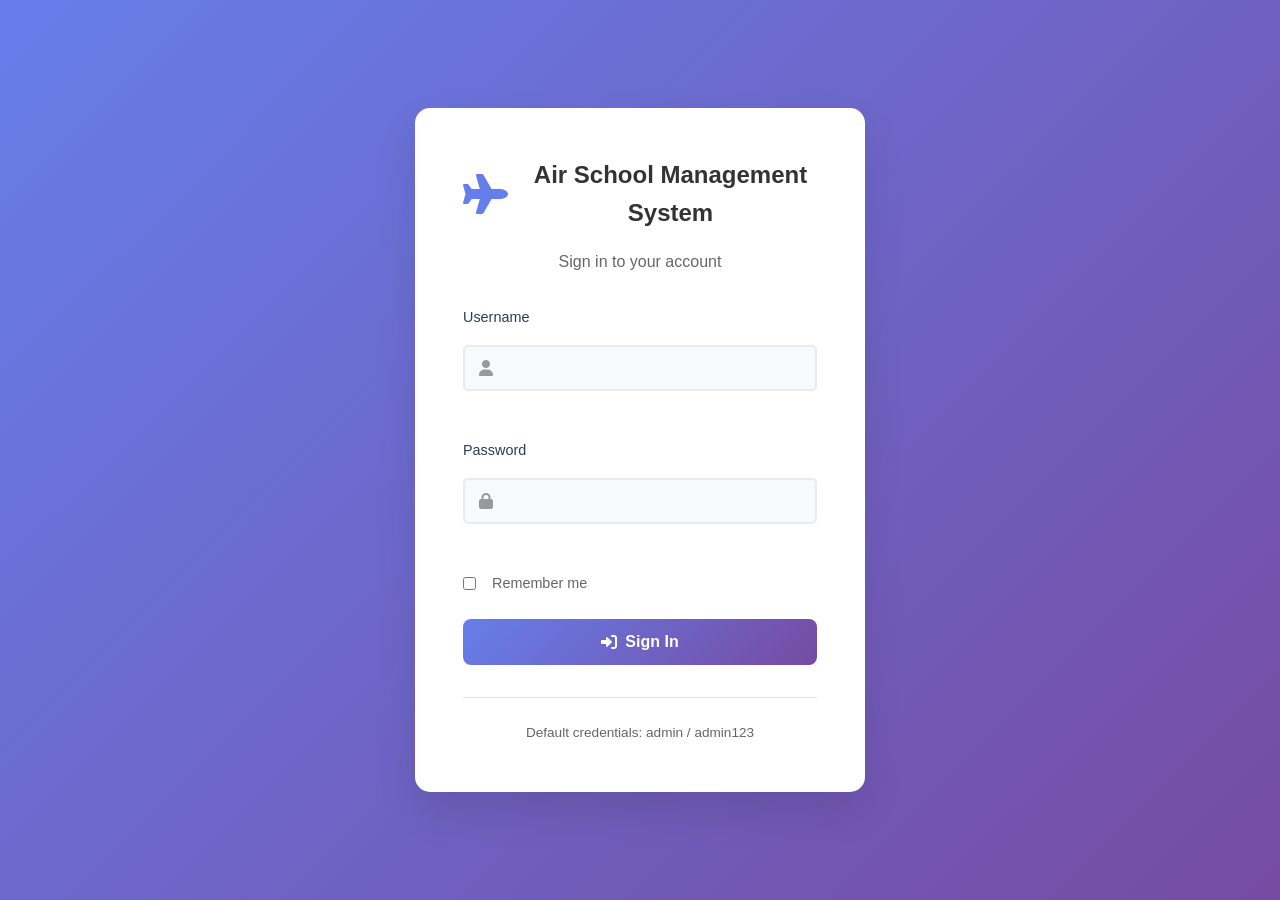
<file: index.html>
<!DOCTYPE html>
<html lang="en">
<head>
    <meta charset="UTF-8">
    <meta name="viewport" content="width=device-width, initial-scale=1.0">
    <title>Air School Management System</title>
    <link rel="stylesheet" href="css/style.css">
    <link href="https://cdnjs.cloudflare.com/ajax/libs/font-awesome/6.0.0/css/all.min.css" rel="stylesheet">
</head>
<body>
    <div class="container">
        <!-- Header -->
        <header class="header">
            <div class="logo">
                <i class="fas fa-plane"></i>
                <h1>Air School Management System</h1>
            </div>
            <nav class="nav">
                <ul>
                    <li><a href="index.html" class="active">Home</a></li>
                    <li><a href="students.html">Students</a></li>
                    <li><a href="faculty.html">Faculty</a></li>
                    <li><a href="courses.html">Courses</a></li>
                    <li><a href="admissions.html">Admissions</a></li>
                    <li><a href="attendance.html">Attendance</a></li>
                    <li><a href="examinations.html">Examinations</a></li>
                    <li><a href="finance.html">Finance</a></li>
                    <li><a href="reports.html">Reports</a></li>
                </ul>
            </nav>
            <div class="user-info">
                <span id="userName">Admin</span>
                <button class="logout-btn" onclick="logout()">Logout</button>
            </div>
        </header>

        <!-- Main Content -->
        <main class="main-content">
            <div class="dashboard">
                <div class="welcome-section">
                    <h2>Welcome to Air School Management System</h2>
                    <p>Streamline your aviation training operations with our comprehensive management platform</p>
                </div>

                <!-- Dashboard Cards -->
                <div class="dashboard-cards">
                    <div class="card">
                        <div class="card-icon">
                            <i class="fas fa-users"></i>
                        </div>
                        <div class="card-content">
                            <h3>Students</h3>
                            <p id="studentCount">0</p>
                            <a href="students.html" class="card-link">Manage Students</a>
                        </div>
                    </div>

                    <div class="card">
                        <div class="card-icon">
                            <i class="fas fa-chalkboard-teacher"></i>
                        </div>
                        <div class="card-content">
                            <h3>Faculty</h3>
                            <p id="facultyCount">0</p>
                            <a href="faculty.html" class="card-link">Manage Faculty</a>
                        </div>
                    </div>

                    <div class="card">
                        <div class="card-icon">
                            <i class="fas fa-book"></i>
                        </div>
                        <div class="card-content">
                            <h3>Courses</h3>
                            <p id="courseCount">0</p>
                            <a href="courses.html" class="card-link">Manage Courses</a>
                        </div>
                    </div>

                    <div class="card">
                        <div class="card-icon">
                            <i class="fas fa-calendar-check"></i>
                        </div>
                        <div class="card-content">
                            <h3>Attendance</h3>
                            <p id="attendanceToday">0%</p>
                            <a href="attendance.html" class="card-link">View Attendance</a>
                        </div>
                    </div>

                    <div class="card">
                        <div class="card-icon">
                            <i class="fas fa-dollar-sign"></i>
                        </div>
                        <div class="card-content">
                            <h3>Finance</h3>
                            <p id="totalRevenue">$0</p>
                            <a href="finance.html" class="card-link">View Finance</a>
                        </div>
                    </div>

                    <div class="card">
                        <div class="card-icon">
                            <i class="fas fa-chart-bar"></i>
                        </div>
                        <div class="card-content">
                            <h3>Reports</h3>
                            <p>Analytics</p>
                            <a href="reports.html" class="card-link">View Reports</a>
                        </div>
                    </div>
                </div>

                <!-- Recent Activities -->
                <div class="recent-activities">
                    <h3>Recent Activities</h3>
                    <div class="activity-list" id="activityList">
                        <div class="activity-item">
                            <i class="fas fa-user-plus"></i>
                            <span>New student registered: John Doe</span>
                            <span class="time">2 hours ago</span>
                        </div>
                        <div class="activity-item">
                            <i class="fas fa-book"></i>
                            <span>New course added: Private Pilot License</span>
                            <span class="time">4 hours ago</span>
                        </div>
                        <div class="activity-item">
                            <i class="fas fa-money-bill-wave"></i>
                            <span>Payment received: $2,500</span>
                            <span class="time">6 hours ago</span>
                        </div>
                    </div>
                </div>
            </div>
        </main>

        <!-- Footer -->
        <footer class="footer">
            <p>&copy; 2024 Air School Management System. All rights reserved.</p>
        </footer>
    </div>

    <script src="js/main.js"></script>
</body>
</html>
</file>
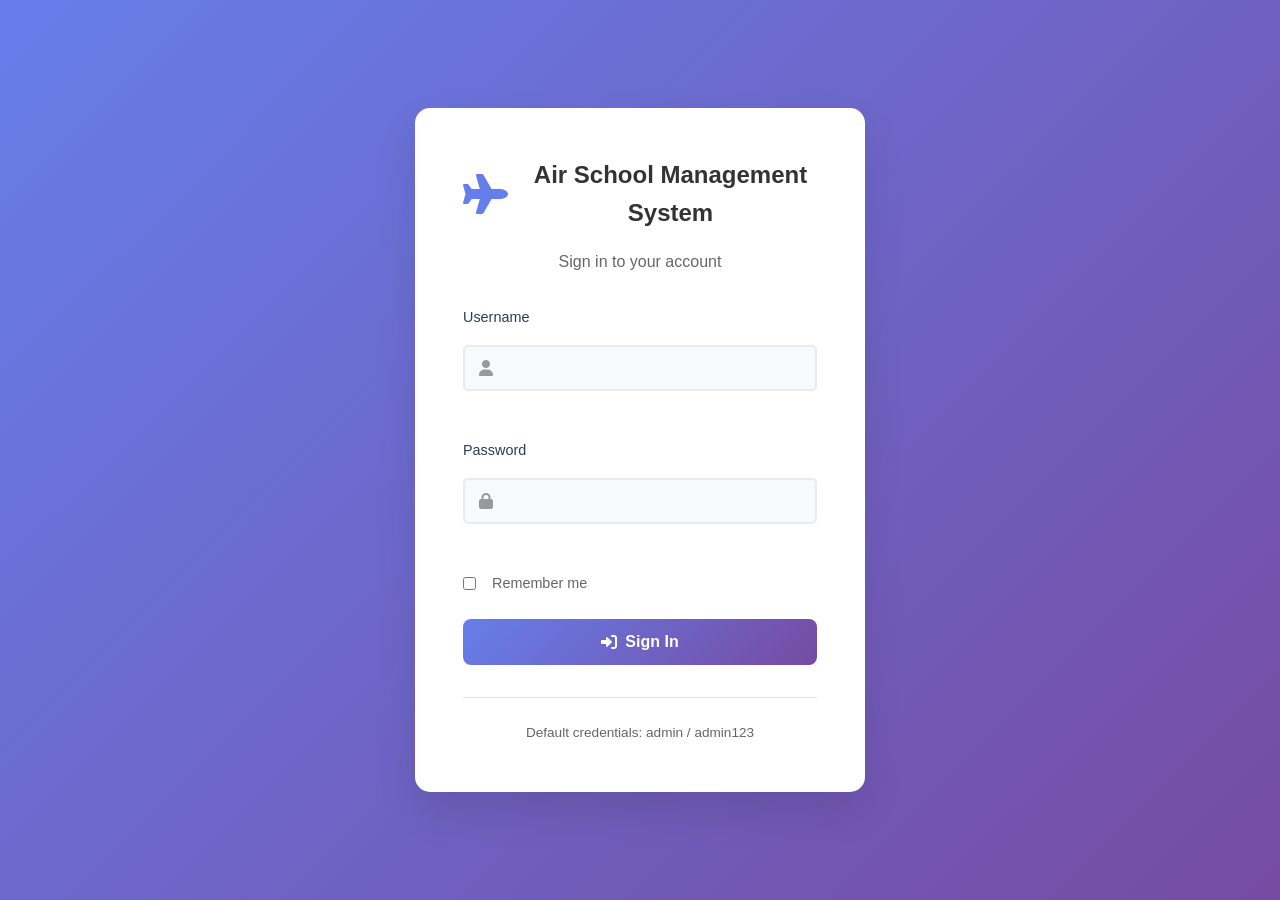
<file: admissions.html>
<!DOCTYPE html>
<html lang="en">
<head>
    <meta charset="UTF-8">
    <meta name="viewport" content="width=device-width, initial-scale=1.0">
    <title>Student Admissions - Air School</title>
    <link rel="stylesheet" href="css/style.css">
    <link href="https://cdnjs.cloudflare.com/ajax/libs/font-awesome/6.0.0/css/all.min.css" rel="stylesheet">
</head>
<body>
    <div class="container">
        <!-- Header -->
        <header class="header">
            <div class="logo">
                <i class="fas fa-plane"></i>
                <h1>Air School Management System</h1>
            </div>
            <nav class="nav">
                <ul>
                    <li><a href="index.html">Home</a></li>
                    <li><a href="students.html">Students</a></li>
                    <li><a href="faculty.html">Faculty</a></li>
                    <li><a href="courses.html">Courses</a></li>
                    <li><a href="admissions.html" class="active">Admissions</a></li>
                    <li><a href="attendance.html">Attendance</a></li>
                    <li><a href="finance.html">Finance</a></li>
                    <li><a href="reports.html">Reports</a></li>
                </ul>
            </nav>
            <div class="user-info">
                <span id="userName">Admin</span>
                <button class="logout-btn" onclick="logout()">Logout</button>
            </div>
        </header>

        <!-- Main Content -->
        <main class="main-content">
            <div class="page-header">
                <h2>Student Admissions Management</h2>
                <button class="btn btn-primary" onclick="openAdmissionModal()">
                    <i class="fas fa-plus"></i> New Admission
                </button>
            </div>

            <!-- Search and Filter -->
            <div class="search-filter">
                <div class="search-box">
                    <input type="text" id="searchInput" placeholder="Search admissions...">
                    <i class="fas fa-search"></i>
                </div>
                <div class="filter-options">
                    <select id="statusFilter">
                        <option value="">All Status</option>
                        <option value="Applied">Applied</option>
                        <option value="Approved">Approved</option>
                        <option value="Rejected">Rejected</option>
                        <option value="Waitlisted">Waitlisted</option>
                    </select>
                    <select id="courseFilter">
                        <option value="">All Courses</option>
                        <option value="PPL">PPL</option>
                        <option value="CPL">CPL</option>
                        <option value="ATPL">ATPL</option>
                    </select>
                </div>
            </div>

            <!-- Admissions Table -->
            <div class="table-container">
                <table class="data-table">
                    <thead>
                        <tr>
                            <th>Student ID</th>
                            <th>Name</th>
                            <th>Email</th>
                            <th>Phone</th>
                            <th>Course</th>
                            <th>Status</th>
                            <th>Admission Date</th>
                            <th>Actions</th>
                        </tr>
                    </thead>
                    <tbody id="admissionsTableBody">
                        <!-- Data will be populated by JavaScript -->
                    </tbody>
                </table>
            </div>

            <!-- Admission Modal -->
            <div id="admissionModal" class="modal">
                <div class="modal-content">
                    <div class="modal-header">
                        <h3 id="modalTitle">New Student Admission</h3>
                        <span class="close" onclick="closeAdmissionModal()">&times;</span>
                    </div>
                    <form id="admissionForm" class="modal-body">
                        <div class="form-row">
                            <div class="form-group">
                                <label for="firstName">First Name *</label>
                                <input type="text" id="firstName" name="firstName" required>
                            </div>
                            <div class="form-group">
                                <label for="lastName">Last Name *</label>
                                <input type="text" id="lastName" name="lastName" required>
                            </div>
                        </div>
                        <div class="form-row">
                            <div class="form-group">
                                <label for="email">Email *</label>
                                <input type="email" id="email" name="email" required>
                            </div>
                            <div class="form-group">
                                <label for="phone">Phone *</label>
                                <input type="tel" id="phone" name="phone" required>
                            </div>
                        </div>
                        <div class="form-group">
                            <label for="dateOfBirth">Date of Birth *</label>
                            <input type="date" id="dateOfBirth" name="dateOfBirth" required>
                        </div>
                        <div class="form-group">
                            <label for="address">Address</label>
                            <textarea id="address" name="address" rows="3"></textarea>
                        </div>
                        <div class="form-row">
                            <div class="form-group">
                                <label for="course">Course *</label>
                                <select id="course" name="course" required>
                                    <option value="">Select Course</option>
                                    <option value="PPL">Private Pilot License (PPL)</option>
                                    <option value="CPL">Commercial Pilot License (CPL)</option>
                                    <option value="ATPL">Airline Transport Pilot License (ATPL)</option>
                                </select>
                            </div>
                            <div class="form-group">
                                <label for="admissionStatus">Admission Status</label>
                                <select id="admissionStatus" name="admissionStatus">
                                    <option value="Pending">Pending</option>
                                    <option value="Approved">Approved</option>
                                    <option value="Rejected">Rejected</option>
                                    <option value="Waitlisted">Waitlisted</option>
                                </select>
                            </div>
                        </div>
                        <div class="form-group">
                            <label for="documentsSubmitted">Documents Submitted</label>
                            <div class="checkbox-group">
                                <label><input type="checkbox" name="documents" value="ID"> ID Copy</label>
                                <label><input type="checkbox" name="documents" value="Medical"> Medical Certificate</label>
                                <label><input type="checkbox" name="documents" value="Education"> Education Certificates</label>
                                <label><input type="checkbox" name="documents" value="Experience"> Flight Experience</label>
                            </div>
                        </div>
                        <div class="form-group">
                            <label for="notes">Notes</label>
                            <textarea id="notes" name="notes" rows="3"></textarea>
                        </div>
                        <div class="form-actions">
                            <button type="button" class="btn btn-secondary" onclick="closeAdmissionModal()">Cancel</button>
                            <button type="submit" class="btn btn-primary">Save Admission</button>
                        </div>
                    </form>
                </div>
            </div>
        </main>
    </div>

    <script src="js/main.js"></script>
    <script src="js/admissions.js"></script>
</body>
</html>
</file>
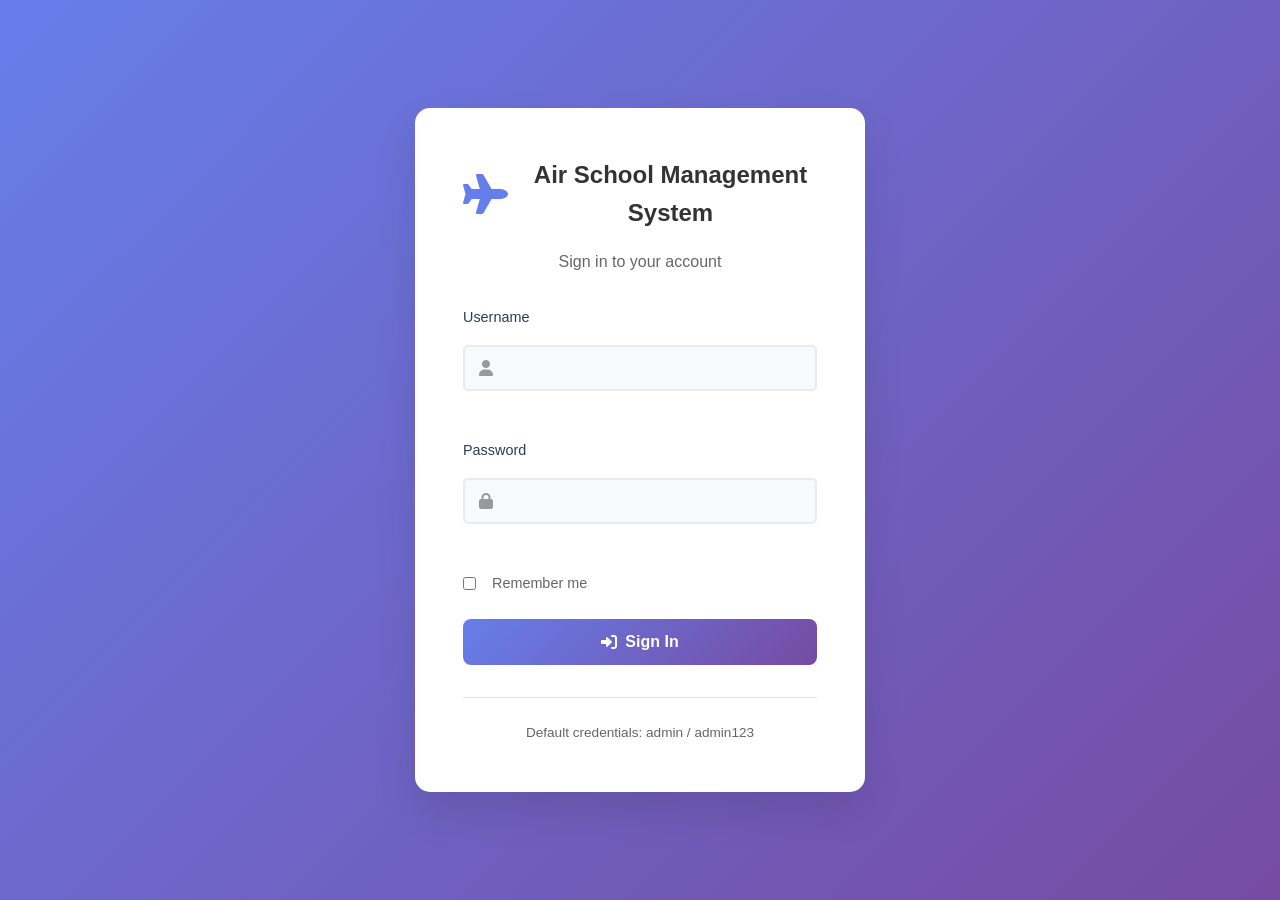
<file: attendance.html>
<!DOCTYPE html>
<html lang="en">
<head>
    <meta charset="UTF-8">
    <meta name="viewport" content="width=device-width, initial-scale=1.0">
    <title>Attendance Management - Air School</title>
    <link rel="stylesheet" href="css/style.css">
    <link href="https://cdnjs.cloudflare.com/ajax/libs/font-awesome/6.0.0/css/all.min.css" rel="stylesheet">
</head>
<body>
    <div class="container">
        <!-- Header -->
        <header class="header">
            <div class="logo">
                <i class="fas fa-plane"></i>
                <h1>Air School Management System</h1>
            </div>
            <nav class="nav">
                <ul>
                    <li><a href="index.html">Home</a></li>
                    <li><a href="students.html">Students</a></li>
                    <li><a href="faculty.html">Faculty</a></li>
                    <li><a href="courses.html">Courses</a></li>
                    <li><a href="attendance.html" class="active">Attendance</a></li>
                    <li><a href="finance.html">Finance</a></li>
                    <li><a href="reports.html">Reports</a></li>
                </ul>
            </nav>
            <div class="user-info">
                <span id="userName">Admin</span>
                <button class="logout-btn" onclick="logout()">Logout</button>
            </div>
        </header>

        <!-- Main Content -->
        <main class="main-content">
            <div class="page-header">
                <h2>Attendance Management</h2>
                <button class="btn btn-primary" onclick="markAttendance()">
                    <i class="fas fa-check"></i> Mark Attendance
                </button>
            </div>

            <!-- Attendance Filters -->
            <div class="attendance-filters">
                <div class="filter-group">
                    <label for="dateFilter">Date:</label>
                    <input type="date" id="dateFilter" value="">
                </div>
                <div class="filter-group">
                    <label for="courseFilter">Course:</label>
                    <select id="courseFilter">
                        <option value="">All Courses</option>
                        <option value="PPL">Private Pilot License</option>
                        <option value="CPL">Commercial Pilot License</option>
                        <option value="ATPL">Airline Transport Pilot License</option>
                    </select>
                </div>
                <div class="filter-group">
                    <button class="btn btn-secondary" onclick="loadAttendance()">
                        <i class="fas fa-search"></i> Load Attendance
                    </button>
                </div>
            </div>

            <!-- Attendance Summary -->
            <div class="attendance-summary">
                <div class="summary-card">
                    <h4>Today's Attendance</h4>
                    <div class="summary-stats">
                        <div class="stat">
                            <span class="stat-number" id="totalStudents">0</span>
                            <span class="stat-label">Total Students</span>
                        </div>
                        <div class="stat">
                            <span class="stat-number" id="presentStudents">0</span>
                            <span class="stat-label">Present</span>
                        </div>
                        <div class="stat">
                            <span class="stat-number" id="absentStudents">0</span>
                            <span class="stat-label">Absent</span>
                        </div>
                        <div class="stat">
                            <span class="stat-number" id="attendancePercentage">0%</span>
                            <span class="stat-label">Attendance %</span>
                        </div>
                    </div>
                </div>
            </div>

            <!-- Attendance Table -->
            <div class="table-container">
                <table class="data-table" id="attendanceTable">
                    <thead>
                        <tr>
                            <th>Student ID</th>
                            <th>Student Name</th>
                            <th>Course</th>
                            <th>Date</th>
                            <th>Status</th>
                            <th>Time</th>
                            <th>Actions</th>
                        </tr>
                    </thead>
                    <tbody id="attendanceTableBody">
                        <!-- Data will be populated by JavaScript -->
                    </tbody>
                </table>
            </div>

            <!-- Mark Attendance Modal -->
            <div id="attendanceModal" class="modal">
                <div class="modal-content">
                    <div class="modal-header">
                        <h3>Mark Attendance</h3>
                        <span class="close" onclick="closeAttendanceModal()">&times;</span>
                    </div>
                    <div class="modal-body">
                        <div class="form-group">
                            <label for="attendanceDate">Date *</label>
                            <input type="date" id="attendanceDate" name="attendanceDate" required>
                        </div>
                        <div class="form-group">
                            <label for="attendanceCourse">Course *</label>
                            <select id="attendanceCourse" name="attendanceCourse" required>
                                <option value="">Select Course</option>
                                <option value="PPL">Private Pilot License</option>
                                <option value="CPL">Commercial Pilot License</option>
                                <option value="ATPL">Airline Transport Pilot License</option>
                            </select>
                        </div>
                        <div class="attendance-list" id="attendanceList">
                            <!-- Student attendance list will be populated here -->
                        </div>
                        <div class="form-actions">
                            <button type="button" class="btn btn-secondary" onclick="closeAttendanceModal()">Cancel</button>
                            <button type="button" class="btn btn-primary" onclick="saveAttendance()">Save Attendance</button>
                        </div>
                    </div>
                </div>
            </div>

            <!-- Footer -->
            <footer class="footer">
                <p>&copy; 2024 Air School Management System. All rights reserved.</p>
            </footer>
        </main>
    </div>

    <script src="js/attendance.js"></script>
</body>
</html>
</file>
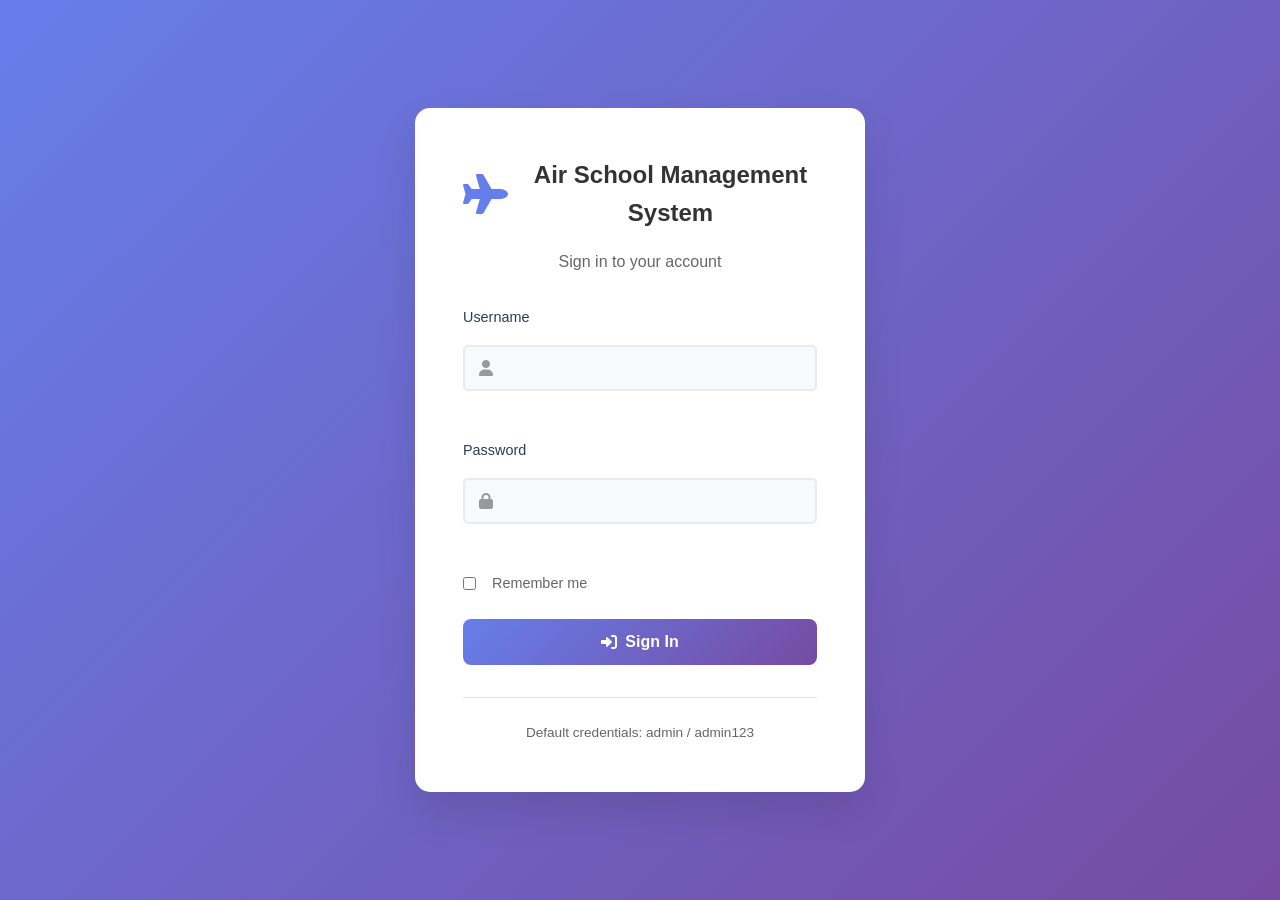
<file: courses.html>
<!DOCTYPE html>
<html lang="en">
<head>
    <meta charset="UTF-8">
    <meta name="viewport" content="width=device-width, initial-scale=1.0">
    <title>Course Management - Air School</title>
    <link rel="stylesheet" href="css/style.css">
    <link href="https://cdnjs.cloudflare.com/ajax/libs/font-awesome/6.0.0/css/all.min.css" rel="stylesheet">
</head>
<body>
    <div class="container">
        <!-- Header -->
        <header class="header">
            <div class="logo">
                <i class="fas fa-plane"></i>
                <h1>Air School Management System</h1>
            </div>
            <nav class="nav">
                <ul>
                    <li><a href="index.html">Home</a></li>
                    <li><a href="students.html">Students</a></li>
                    <li><a href="faculty.html">Faculty</a></li>
                    <li><a href="courses.html" class="active">Courses</a></li>
                    <li><a href="attendance.html">Attendance</a></li>
                    <li><a href="finance.html">Finance</a></li>
                    <li><a href="reports.html">Reports</a></li>
                </ul>
            </nav>
            <div class="user-info">
                <span id="userName">Admin</span>
                <button class="logout-btn" onclick="logout()">Logout</button>
            </div>
        </header>

        <!-- Main Content -->
        <main class="main-content">
            <div class="page-header">
                <h2>Course Management</h2>
                <button class="btn btn-primary" onclick="openCourseModal()">
                    <i class="fas fa-plus"></i> Add New Course
                </button>
            </div>

            <!-- Search and Filter -->
            <div class="search-filter">
                <div class="search-box">
                    <input type="text" id="searchInput" placeholder="Search courses...">
                    <i class="fas fa-search"></i>
                </div>
                <div class="filter-options">
                    <select id="categoryFilter">
                        <option value="">All Categories</option>
                        <option value="Pilot Training">Pilot Training</option>
                        <option value="Ground School">Ground School</option>
                        <option value="Simulator">Simulator</option>
                    </select>
                    <select id="statusFilter">
                        <option value="">All Status</option>
                        <option value="Active">Active</option>
                        <option value="Inactive">Inactive</option>
                    </select>
                </div>
            </div>

            <!-- Courses Grid -->
            <div class="courses-grid" id="coursesGrid">
                <!-- Course cards will be populated by JavaScript -->
            </div>

            <!-- Course Modal -->
            <div id="courseModal" class="modal">
                <div class="modal-content">
                    <div class="modal-header">
                        <h3 id="modalTitle">Add New Course</h3>
                        <span class="close" onclick="closeCourseModal()">&times;</span>
                    </div>
                    <form id="courseForm" class="modal-body">
                        <div class="form-group">
                            <label for="courseName">Course Name *</label>
                            <input type="text" id="courseName" name="courseName" required>
                        </div>
                        <div class="form-group">
                            <label for="courseCode">Course Code *</label>
                            <input type="text" id="courseCode" name="courseCode" required>
                        </div>
                        <div class="form-group">
                            <label for="description">Description</label>
                            <textarea id="description" name="description" rows="3"></textarea>
                        </div>
                        <div class="form-group">
                            <label for="category">Category *</label>
                            <select id="category" name="category" required>
                                <option value="">Select Category</option>
                                <option value="Pilot Training">Pilot Training</option>
                                <option value="Ground School">Ground School</option>
                                <option value="Simulator">Simulator</option>
                            </select>
                        </div>
                        <div class="form-group">
                            <label for="duration">Duration (months) *</label>
                            <input type="number" id="duration" name="duration" min="1" required>
                        </div>
                        <div class="form-group">
                            <label for="fee">Course Fee *</label>
                            <input type="number" id="fee" name="fee" min="0" step="0.01" required>
                        </div>
                        <div class="form-group">
                            <label for="instructor">Instructor</label>
                            <select id="instructor" name="instructor">
                                <option value="">Select Instructor</option>
                                <!-- Options will be populated by JavaScript -->
                            </select>
                        </div>
                        <div class="form-group">
                            <label for="maxStudents">Maximum Students *</label>
                            <input type="number" id="maxStudents" name="maxStudents" min="1" required>
                        </div>
                        <div class="form-group">
                            <label for="startDate">Start Date</label>
                            <input type="date" id="startDate" name="startDate">
                        </div>
                        <div class="form-group">
                            <label for="status">Status *</label>
                            <select id="status" name="status" required>
                                <option value="Active">Active</option>
                                <option value="Inactive">Inactive</option>
                            </select>
                        </div>
                        <div class="form-actions">
                            <button type="button" class="btn btn-secondary" onclick="closeCourseModal()">Cancel</button>
                            <button type="submit" class="btn btn-primary">Save Course</button>
                        </div>
                    </form>
                </div>
            </div>

            <!-- Footer -->
            <footer class="footer">
                <p>&copy; 2024 Air School Management System. All rights reserved.</p>
            </footer>
        </main>
    </div>

    <script src="js/main.js"></script>
    <script src="js/courses.js"></script>
</body>
</html>
</file>
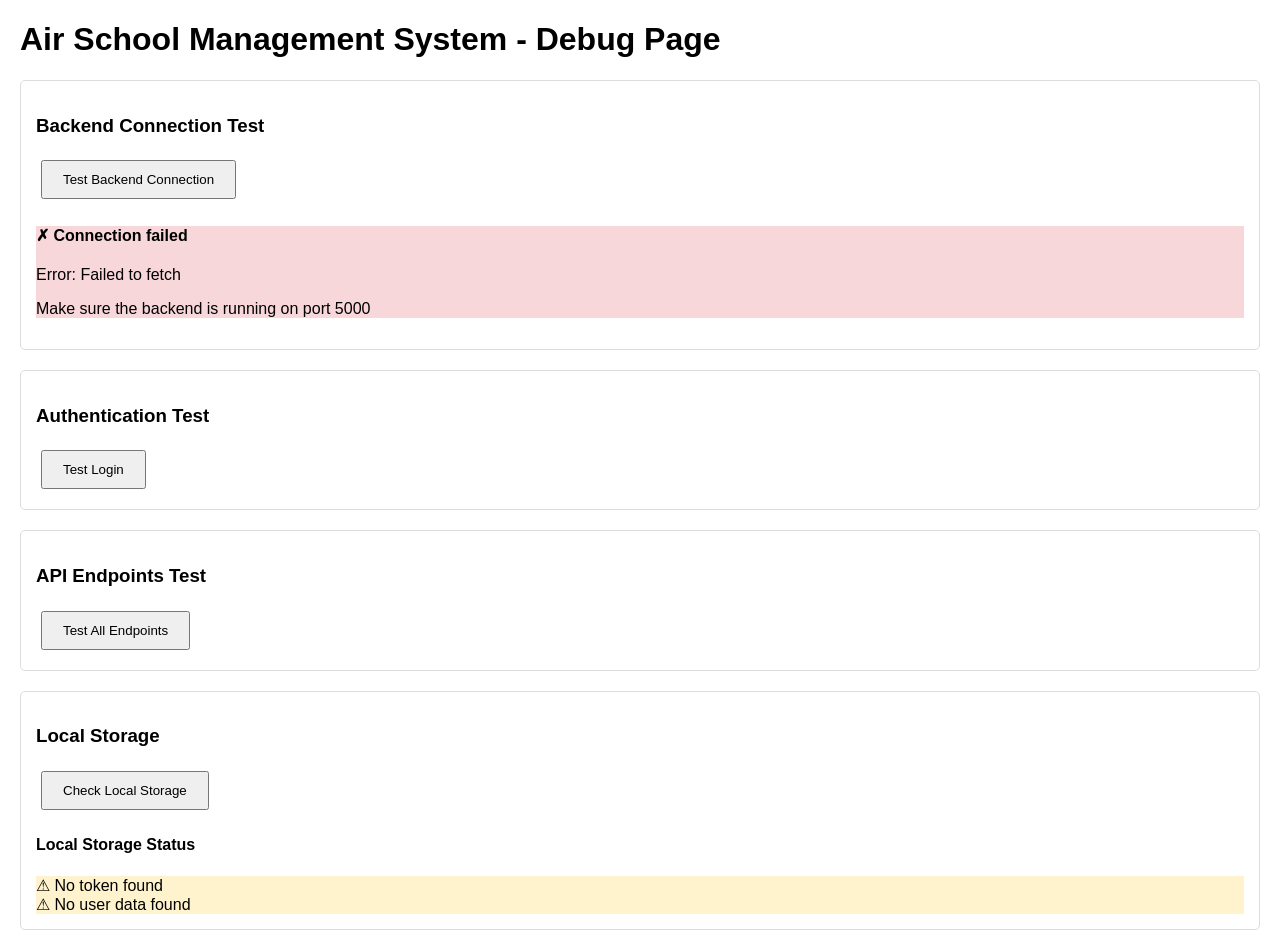
<file: debug.html>
<!DOCTYPE html>
<html lang="en">
<head>
    <meta charset="UTF-8">
    <meta name="viewport" content="width=device-width, initial-scale=1.0">
    <title>Debug - Air School Management System</title>
    <style>
        body { font-family: Arial, sans-serif; margin: 20px; }
        .debug-section { margin: 20px 0; padding: 15px; border: 1px solid #ddd; border-radius: 5px; }
        .success { background-color: #d4edda; border-color: #c3e6cb; }
        .error { background-color: #f8d7da; border-color: #f5c6cb; }
        .warning { background-color: #fff3cd; border-color: #ffeaa7; }
        button { padding: 10px 20px; margin: 5px; cursor: pointer; }
        pre { background: #f8f9fa; padding: 10px; border-radius: 3px; overflow-x: auto; }
    </style>
</head>
<body>
    <h1>Air School Management System - Debug Page</h1>
    
    <div class="debug-section">
        <h3>Backend Connection Test</h3>
        <button onclick="testBackend()">Test Backend Connection</button>
        <div id="backendResult"></div>
    </div>
    
    <div class="debug-section">
        <h3>Authentication Test</h3>
        <button onclick="testLogin()">Test Login</button>
        <div id="loginResult"></div>
    </div>
    
    <div class="debug-section">
        <h3>API Endpoints Test</h3>
        <button onclick="testEndpoints()">Test All Endpoints</button>
        <div id="endpointsResult"></div>
    </div>
    
    <div class="debug-section">
        <h3>Local Storage</h3>
        <button onclick="checkLocalStorage()">Check Local Storage</button>
        <div id="storageResult"></div>
    </div>

    <script>
        async function testBackend() {
            const resultDiv = document.getElementById('backendResult');
            resultDiv.innerHTML = '<p>Testing backend connection...</p>';
            
            try {
                const response = await fetch('http://localhost:5000/api/test');
                const data = await response.json();
                
                if (response.ok) {
                    resultDiv.innerHTML = `
                        <div class="success">
                            <h4>✓ Backend is running</h4>
                            <pre>${JSON.stringify(data, null, 2)}</pre>
                        </div>
                    `;
                } else {
                    resultDiv.innerHTML = `
                        <div class="error">
                            <h4>✗ Backend error</h4>
                            <p>Status: ${response.status}</p>
                            <pre>${JSON.stringify(data, null, 2)}</pre>
                        </div>
                    `;
                }
            } catch (error) {
                resultDiv.innerHTML = `
                    <div class="error">
                        <h4>✗ Connection failed</h4>
                        <p>Error: ${error.message}</p>
                        <p>Make sure the backend is running on port 5000</p>
                    </div>
                `;
            }
        }
        
        async function testLogin() {
            const resultDiv = document.getElementById('loginResult');
            resultDiv.innerHTML = '<p>Testing login...</p>';
            
            try {
                const response = await fetch('http://localhost:5000/api/auth/login', {
                    method: 'POST',
                    headers: { 'Content-Type': 'application/json' },
                    body: JSON.stringify({ username: 'admin', password: 'admin123' })
                });
                
                const data = await response.json();
                
                if (response.ok) {
                    localStorage.setItem('token', data.token);
                    localStorage.setItem('user', JSON.stringify(data.user));
                    resultDiv.innerHTML = `
                        <div class="success">
                            <h4>✓ Login successful</h4>
                            <p>Token: ${data.token.substring(0, 50)}...</p>
                            <p>User: ${data.user.username}</p>
                        </div>
                    `;
                } else {
                    resultDiv.innerHTML = `
                        <div class="error">
                            <h4>✗ Login failed</h4>
                            <pre>${JSON.stringify(data, null, 2)}</pre>
                        </div>
                    `;
                }
            } catch (error) {
                resultDiv.innerHTML = `
                    <div class="error">
                        <h4>✗ Login error</h4>
                        <p>Error: ${error.message}</p>
                    </div>
                `;
            }
        }
        
        async function testEndpoints() {
            const resultDiv = document.getElementById('endpointsResult');
            resultDiv.innerHTML = '<p>Testing API endpoints...</p>';
            
            const endpoints = [
                { name: 'Dashboard', url: 'http://localhost:5000/api/dashboard' },
                { name: 'Students', url: 'http://localhost:5000/api/students' },
                { name: 'Faculty', url: 'http://localhost:5000/api/faculty' },
                { name: 'Courses', url: 'http://localhost:5000/api/courses' }
            ];
            
            let results = '';
            
            for (const endpoint of endpoints) {
                try {
                    const token = localStorage.getItem('token');
                    const response = await fetch(endpoint.url, {
                        headers: { 'Authorization': `Bearer ${token}` }
                    });
                    
                    if (response.ok) {
                        results += `<div class="success">✓ ${endpoint.name}: OK</div>`;
                    } else {
                        results += `<div class="error">✗ ${endpoint.name}: ${response.status} ${response.statusText}</div>`;
                    }
                } catch (error) {
                    results += `<div class="error">✗ ${endpoint.name}: ${error.message}</div>`;
                }
            }
            
            resultDiv.innerHTML = results;
        }
        
        function checkLocalStorage() {
            const resultDiv = document.getElementById('storageResult');
            const token = localStorage.getItem('token');
            const user = localStorage.getItem('user');
            
            let html = '<h4>Local Storage Status</h4>';
            
            if (token) {
                html += `<div class="success">✓ Token: ${token.substring(0, 50)}...</div>`;
            } else {
                html += `<div class="warning">⚠ No token found</div>`;
            }
            
            if (user) {
                const userData = JSON.parse(user);
                html += `<div class="success">✓ User: ${userData.username}</div>`;
            } else {
                html += `<div class="warning">⚠ No user data found</div>`;
            }
            
            resultDiv.innerHTML = html;
        }
        
        // Auto-run tests on page load
        window.onload = function() {
            testBackend();
            checkLocalStorage();
        };
    </script>
</body>
</html>
</file>
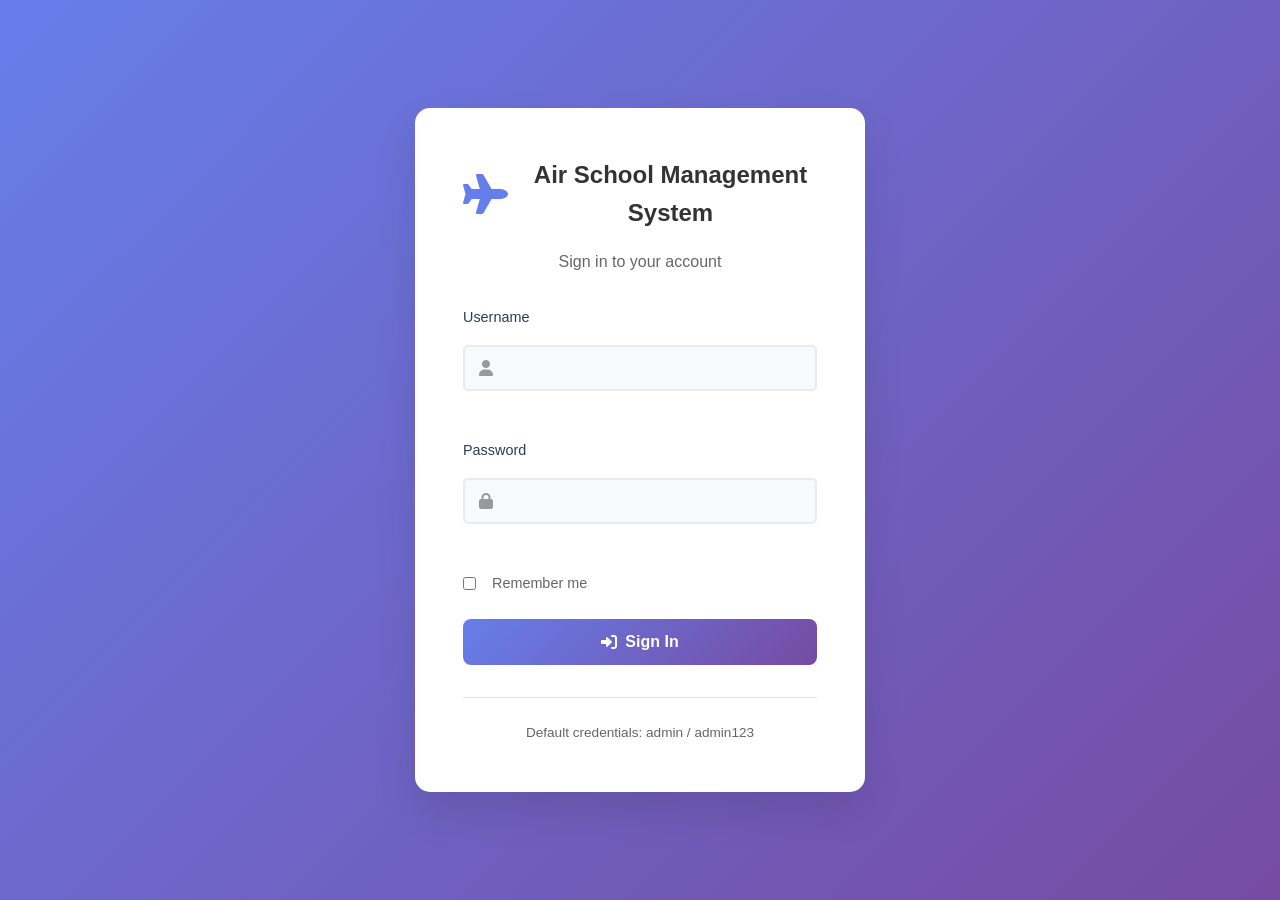
<file: examinations.html>
<!DOCTYPE html>
<html lang="en">
<head>
    <meta charset="UTF-8">
    <meta name="viewport" content="width=device-width, initial-scale=1.0">
    <title>Examinations - Air School</title>
    <link rel="stylesheet" href="css/style.css">
    <link href="https://cdnjs.cloudflare.com/ajax/libs/font-awesome/6.0.0/css/all.min.css" rel="stylesheet">
</head>
<body>
    <div class="container">
        <!-- Header -->
        <header class="header">
            <div class="logo">
                <i class="fas fa-plane"></i>
                <h1>Air School Management System</h1>
            </div>
            <nav class="nav">
                <ul>
                    <li><a href="index.html">Home</a></li>
                    <li><a href="students.html">Students</a></li>
                    <li><a href="faculty.html">Faculty</a></li>
                    <li><a href="courses.html">Courses</a></li>
                    <li><a href="admissions.html">Admissions</a></li>
                    <li><a href="attendance.html">Attendance</a></li>
                    <li><a href="examinations.html" class="active">Examinations</a></li>
                    <li><a href="finance.html">Finance</a></li>
                    <li><a href="reports.html">Reports</a></li>
                </ul>
            </nav>
            <div class="user-info">
                <span id="userName">Admin</span>
                <button class="logout-btn" onclick="logout()">Logout</button>
            </div>
        </header>

        <!-- Main Content -->
        <main class="main-content">
            <div class="page-header">
                <h2>Examination Management</h2>
                <button class="btn btn-primary" onclick="openExamModal()">
                    <i class="fas fa-plus"></i> Schedule Exam
                </button>
            </div>

            <!-- Search and Filter -->
            <div class="search-filter">
                <div class="search-box">
                    <input type="text" id="searchInput" placeholder="Search examinations...">
                    <i class="fas fa-search"></i>
                </div>
                <div class="filter-options">
                    <select id="examTypeFilter">
                        <option value="">All Types</option>
                        <option value="Theory">Theory</option>
                        <option value="Practical">Practical</option>
                        <option value="Oral">Oral</option>
                        <option value="Simulator">Simulator</option>
                    </select>
                    <select id="statusFilter">
                        <option value="">All Status</option>
                        <option value="Scheduled">Scheduled</option>
                        <option value="In Progress">In Progress</option>
                        <option value="Completed">Completed</option>
                        <option value="Cancelled">Cancelled</option>
                    </select>
                </div>
            </div>

            <!-- Examinations Table -->
            <div class="table-container">
                <table class="data-table">
                    <thead>
                        <tr>
                            <th>Exam Name</th>
                            <th>Course</th>
                            <th>Type</th>
                            <th>Date</th>
                            <th>Time</th>
                            <th>Venue</th>
                            <th>Status</th>
                            <th>Actions</th>
                        </tr>
                    </thead>
                    <tbody id="examinationsTableBody">
                        <!-- Data will be populated by JavaScript -->
                    </tbody>
                </table>
            </div>

            <!-- Exam Modal -->
            <div id="examModal" class="modal">
                <div class="modal-content">
                    <div class="modal-header">
                        <h3 id="modalTitle">Schedule Examination</h3>
                        <span class="close" onclick="closeExamModal()">&times;</span>
                    </div>
                    <form id="examForm" class="modal-body">
                        <div class="form-group">
                            <label for="examName">Exam Name *</label>
                            <input type="text" id="examName" name="examName" required>
                        </div>
                        <div class="form-row">
                            <div class="form-group">
                                <label for="courseId">Course *</label>
                                <select id="courseId" name="courseId" required>
                                    <option value="">Select Course</option>
                                    <option value="1">Private Pilot License (PPL)</option>
                                    <option value="2">Commercial Pilot License (CPL)</option>
                                    <option value="3">Ground School - Navigation</option>
                                </select>
                            </div>
                            <div class="form-group">
                                <label for="examType">Exam Type *</label>
                                <select id="examType" name="examType" required>
                                    <option value="">Select Type</option>
                                    <option value="Theory">Theory</option>
                                    <option value="Practical">Practical</option>
                                    <option value="Oral">Oral</option>
                                    <option value="Simulator">Simulator</option>
                                </select>
                            </div>
                        </div>
                        <div class="form-row">
                            <div class="form-group">
                                <label for="examDate">Exam Date *</label>
                                <input type="date" id="examDate" name="examDate" required>
                            </div>
                            <div class="form-group">
                                <label for="startTime">Start Time *</label>
                                <input type="time" id="startTime" name="startTime" required>
                            </div>
                            <div class="form-group">
                                <label for="endTime">End Time</label>
                                <input type="time" id="endTime" name="endTime">
                            </div>
                        </div>
                        <div class="form-row">
                            <div class="form-group">
                                <label for="maxMarks">Max Marks *</label>
                                <input type="number" id="maxMarks" name="maxMarks" min="1" required>
                            </div>
                            <div class="form-group">
                                <label for="passingMarks">Passing Marks *</label>
                                <input type="number" id="passingMarks" name="passingMarks" min="1" required>
                            </div>
                        </div>
                        <div class="form-group">
                            <label for="instructorId">Instructor</label>
                            <select id="instructorId" name="instructorId">
                                <option value="">Select Instructor</option>
                                <option value="1">Captain Smith</option>
                                <option value="2">Dr. Sarah Johnson</option>
                                <option value="3">Mike Wilson</option>
                            </select>
                        </div>
                        <div class="form-group">
                            <label for="venue">Venue</label>
                            <input type="text" id="venue" name="venue" placeholder="Exam venue">
                        </div>
                        <div class="form-group">
                            <label for="instructions">Instructions</label>
                            <textarea id="instructions" name="instructions" rows="3" placeholder="Special instructions for the exam"></textarea>
                        </div>
                        <div class="form-actions">
                            <button type="button" class="btn btn-secondary" onclick="closeExamModal()">Cancel</button>
                            <button type="submit" class="btn btn-primary">Schedule Exam</button>
                        </div>
                    </form>
                </div>
            </div>
        </main>
    </div>

    <script src="js/main.js"></script>
    <script src="js/examinations.js"></script>
</body>
</html>
</file>
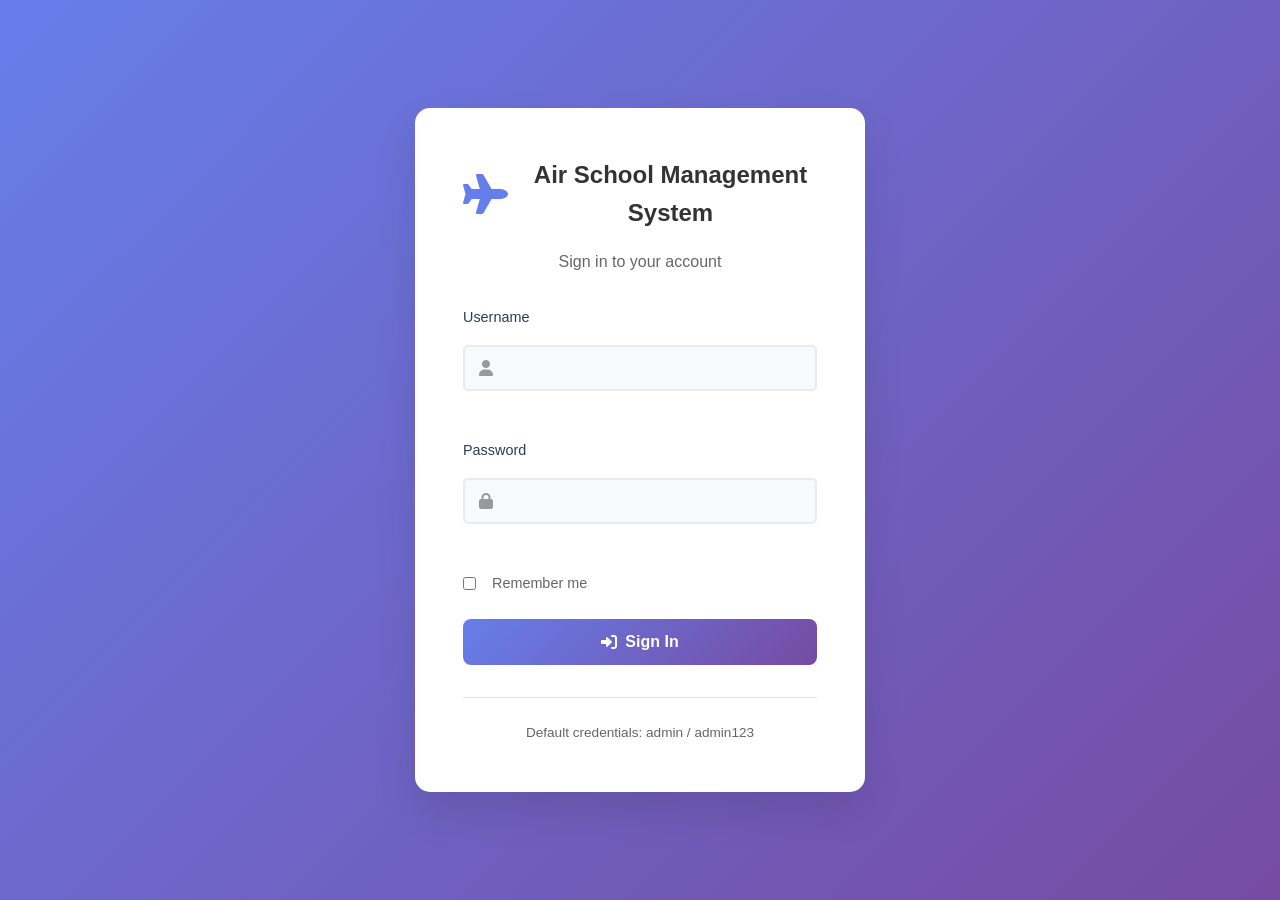
<file: faculty.html>
<!DOCTYPE html>
<html lang="en">
<head>
    <meta charset="UTF-8">
    <meta name="viewport" content="width=device-width, initial-scale=1.0">
    <title>Faculty Management - Air School</title>
    <link rel="stylesheet" href="css/style.css">
    <link href="https://cdnjs.cloudflare.com/ajax/libs/font-awesome/6.0.0/css/all.min.css" rel="stylesheet">
</head>
<body>
    <div class="container">
        <!-- Header -->
        <header class="header">
            <div class="logo">
                <i class="fas fa-plane"></i>
                <h1>Air School Management System</h1>
            </div>
            <nav class="nav">
                <ul>
                    <li><a href="index.html">Home</a></li>
                    <li><a href="students.html">Students</a></li>
                    <li><a href="faculty.html" class="active">Faculty</a></li>
                    <li><a href="courses.html">Courses</a></li>
                    <li><a href="attendance.html">Attendance</a></li>
                    <li><a href="finance.html">Finance</a></li>
                    <li><a href="reports.html">Reports</a></li>
                </ul>
            </nav>
            <div class="user-info">
                <span id="userName">Admin</span>
                <button class="logout-btn" onclick="logout()">Logout</button>
            </div>
        </header>

        <!-- Main Content -->
        <main class="main-content">
            <div class="page-header">
                <h2>Faculty Management</h2>
                <button class="btn btn-primary" onclick="openFacultyModal()">
                    <i class="fas fa-plus"></i> Add New Faculty
                </button>
            </div>

            <!-- Search and Filter -->
            <div class="search-filter">
                <div class="search-box">
                    <input type="text" id="searchInput" placeholder="Search faculty...">
                    <i class="fas fa-search"></i>
                </div>
                <div class="filter-options">
                    <select id="departmentFilter">
                        <option value="">All Departments</option>
                        <option value="Ground School">Ground School</option>
                        <option value="Flight Training">Flight Training</option>
                        <option value="Simulator">Simulator</option>
                    </select>
                    <select id="statusFilter">
                        <option value="">All Status</option>
                        <option value="Active">Active</option>
                        <option value="Inactive">Inactive</option>
                    </select>
                </div>
            </div>

            <!-- Faculty Table -->
            <div class="table-container">
                <table class="data-table" id="facultyTable">
                    <thead>
                        <tr>
                            <th>ID</th>
                            <th>Name</th>
                            <th>Email</th>
                            <th>Phone</th>
                            <th>Department</th>
                            <th>Position</th>
                            <th>Experience</th>
                            <th>Status</th>
                            <th>Actions</th>
                        </tr>
                    </thead>
                    <tbody id="facultyTableBody">
                        <!-- Data will be populated by JavaScript -->
                    </tbody>
                </table>
            </div>

            <!-- Pagination -->
            <div class="pagination">
                <button class="btn btn-secondary" onclick="previousPage()">Previous</button>
                <span id="pageInfo">Page 1 of 1</span>
                <button class="btn btn-secondary" onclick="nextPage()">Next</button>
            </div>
        </main>

        <!-- Faculty Modal -->
        <div id="facultyModal" class="modal">
            <div class="modal-content">
                <div class="modal-header">
                    <h3 id="modalTitle">Add New Faculty</h3>
                    <span class="close" onclick="closeFacultyModal()">&times;</span>
                </div>
                <form id="facultyForm" class="modal-body">
                    <div class="form-group">
                        <label for="firstName">First Name *</label>
                        <input type="text" id="firstName" name="firstName" required>
                    </div>
                    <div class="form-group">
                        <label for="lastName">Last Name *</label>
                        <input type="text" id="lastName" name="lastName" required>
                    </div>
                    <div class="form-group">
                        <label for="email">Email *</label>
                        <input type="email" id="email" name="email" required>
                    </div>
                    <div class="form-group">
                        <label for="phone">Phone *</label>
                        <input type="tel" id="phone" name="phone" required>
                    </div>
                    <div class="form-group">
                        <label for="dateOfBirth">Date of Birth *</label>
                        <input type="date" id="dateOfBirth" name="dateOfBirth" required>
                    </div>
                    <div class="form-group">
                        <label for="address">Address</label>
                        <textarea id="address" name="address" rows="3"></textarea>
                    </div>
                    <div class="form-group">
                        <label for="department">Department *</label>
                        <select id="department" name="department" required>
                            <option value="">Select Department</option>
                            <option value="Ground School">Ground School</option>
                            <option value="Flight Training">Flight Training</option>
                            <option value="Simulator">Simulator</option>
                        </select>
                    </div>
                    <div class="form-group">
                        <label for="position">Position *</label>
                        <input type="text" id="position" name="position" required>
                    </div>
                    <div class="form-group">
                        <label for="experience">Years of Experience *</label>
                        <input type="number" id="experience" name="experience" min="0" required>
                    </div>
                    <div class="form-group">
                        <label for="qualification">Qualification</label>
                        <input type="text" id="qualification" name="qualification">
                    </div>
                    <div class="form-group">
                        <label for="salary">Salary</label>
                        <input type="number" id="salary" name="salary" min="0" step="0.01">
                    </div>
                    <div class="form-group">
                        <label for="status">Status *</label>
                        <select id="status" name="status" required>
                            <option value="Active">Active</option>
                            <option value="Inactive">Inactive</option>
                        </select>
                    </div>
                    <div class="form-actions">
                        <button type="button" class="btn btn-secondary" onclick="closeFacultyModal()">Cancel</button>
                        <button type="submit" class="btn btn-primary">Save Faculty</button>
                    </div>
                </form>
            </div>
        </div>

        <!-- Footer -->
        <footer class="footer">
            <p>&copy; 2024 Air School Management System. All rights reserved.</p>
        </footer>
    </div>

    <script src="js/main.js"></script>
    <script src="js/faculty.js"></script>
</body>
</html>
</file>
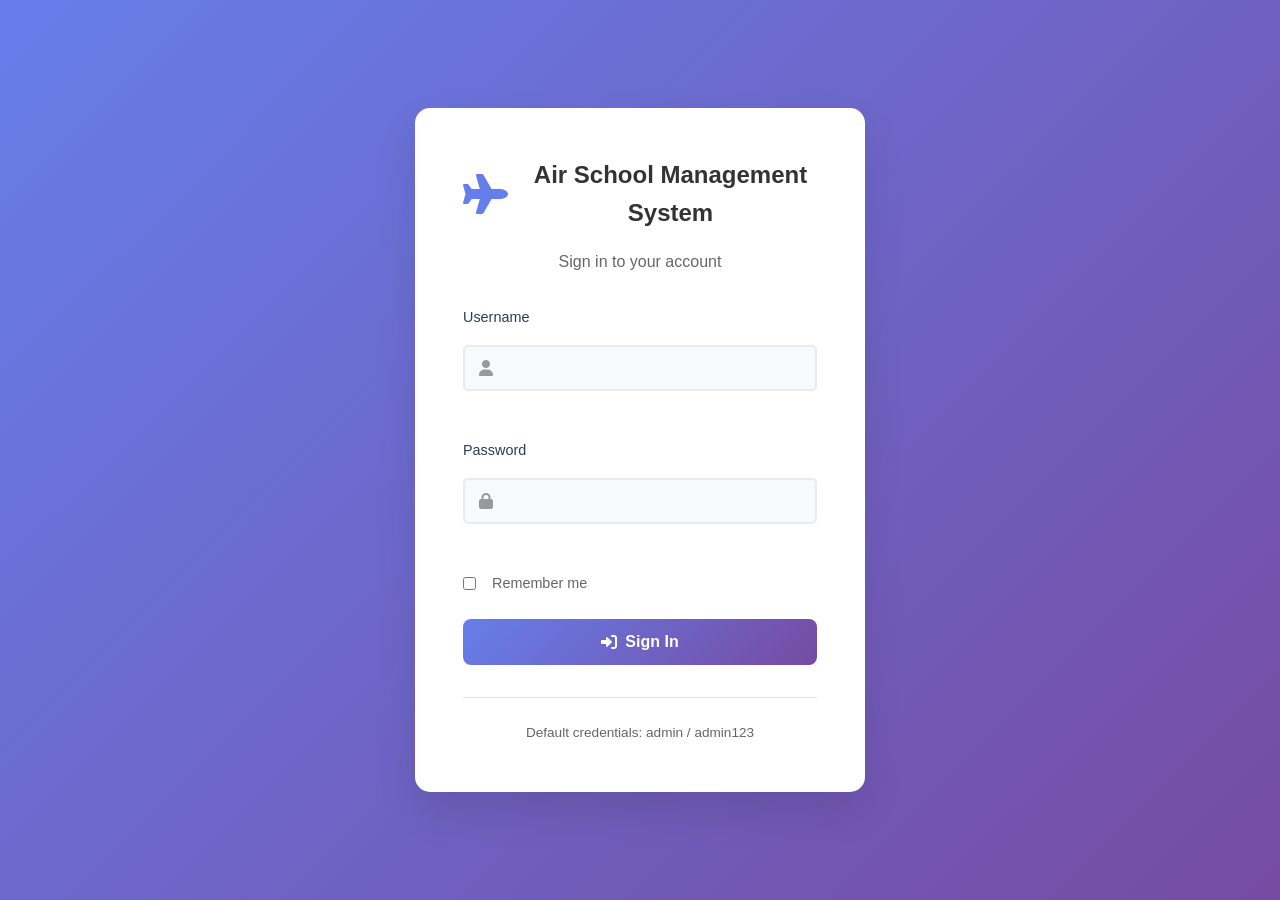
<file: finance.html>
<!DOCTYPE html>
<html lang="en">
<head>
    <meta charset="UTF-8">
    <meta name="viewport" content="width=device-width, initial-scale=1.0">
    <title>Finance Management - Air School</title>
    <link rel="stylesheet" href="css/style.css">
    <link href="https://cdnjs.cloudflare.com/ajax/libs/font-awesome/6.0.0/css/all.min.css" rel="stylesheet">
</head>
<body>
    <div class="container">
        <!-- Header -->
        <header class="header">
            <div class="logo">
                <i class="fas fa-plane"></i>
                <h1>Air School Management System</h1>
            </div>
            <nav class="nav">
                <ul>
                    <li><a href="index.html">Home</a></li>
                    <li><a href="students.html">Students</a></li>
                    <li><a href="faculty.html">Faculty</a></li>
                    <li><a href="courses.html">Courses</a></li>
                    <li><a href="attendance.html">Attendance</a></li>
                    <li><a href="finance.html" class="active">Finance</a></li>
                    <li><a href="reports.html">Reports</a></li>
                </ul>
            </nav>
            <div class="user-info">
                <span id="userName">Admin</span>
                <button class="logout-btn" onclick="logout()">Logout</button>
            </div>
        </header>

        <!-- Main Content -->
        <main class="main-content">
            <div class="page-header">
                <h2>Finance Management</h2>
                <div class="header-actions">
                    <button class="btn btn-primary" onclick="openPaymentModal()">
                        <i class="fas fa-plus"></i> Record Payment
                    </button>
                    <button class="btn btn-secondary" onclick="openExpenseModal()">
                        <i class="fas fa-minus"></i> Record Expense
                    </button>
                </div>
            </div>

            <!-- Finance Summary -->
            <div class="finance-summary">
                <div class="summary-card">
                    <div class="summary-icon">
                        <i class="fas fa-dollar-sign"></i>
                    </div>
                    <div class="summary-content">
                        <h4>Total Revenue</h4>
                        <p id="totalRevenue">$0.00</p>
                    </div>
                </div>
                <div class="summary-card">
                    <div class="summary-icon">
                        <i class="fas fa-credit-card"></i>
                    </div>
                    <div class="summary-content">
                        <h4>Total Expenses</h4>
                        <p id="totalExpenses">$0.00</p>
                    </div>
                </div>
                <div class="summary-card">
                    <div class="summary-icon">
                        <i class="fas fa-chart-line"></i>
                    </div>
                    <div class="summary-content">
                        <h4>Net Profit</h4>
                        <p id="netProfit">$0.00</p>
                    </div>
                </div>
                <div class="summary-card">
                    <div class="summary-icon">
                        <i class="fas fa-users"></i>
                    </div>
                    <div class="summary-content">
                        <h4>Outstanding Fees</h4>
                        <p id="outstandingFees">$0.00</p>
                    </div>
                </div>
            </div>

            <!-- Finance Tabs -->
            <div class="finance-tabs">
                <button class="tab-btn active" onclick="showTab('payments')">Payments</button>
                <button class="tab-btn" onclick="showTab('expenses')">Expenses</button>
                <button class="tab-btn" onclick="showTab('fees')">Fee Structure</button>
            </div>

            <!-- Payments Tab -->
            <div id="paymentsTab" class="tab-content active">
                <div class="search-filter">
                    <div class="search-box">
                        <input type="text" id="paymentSearch" placeholder="Search payments...">
                        <i class="fas fa-search"></i>
                    </div>
                    <div class="filter-options">
                        <select id="paymentStatusFilter">
                            <option value="">All Status</option>
                            <option value="Paid">Paid</option>
                            <option value="Pending">Pending</option>
                            <option value="Overdue">Overdue</option>
                        </select>
                        <input type="date" id="paymentDateFilter" placeholder="Filter by date">
                    </div>
                </div>

                <div class="table-container">
                    <table class="data-table" id="paymentsTable">
                        <thead>
                            <tr>
                                <th>Payment ID</th>
                                <th>Student</th>
                                <th>Course</th>
                                <th>Amount</th>
                                <th>Payment Date</th>
                                <th>Status</th>
                                <th>Method</th>
                                <th>Actions</th>
                            </tr>
                        </thead>
                        <tbody id="paymentsTableBody">
                            <!-- Data will be populated by JavaScript -->
                        </tbody>
                    </table>
                </div>
            </div>

            <!-- Expenses Tab -->
            <div id="expensesTab" class="tab-content">
                <div class="search-filter">
                    <div class="search-box">
                        <input type="text" id="expenseSearch" placeholder="Search expenses...">
                        <i class="fas fa-search"></i>
                    </div>
                    <div class="filter-options">
                        <select id="expenseCategoryFilter">
                            <option value="">All Categories</option>
                            <option value="Fuel">Fuel</option>
                            <option value="Maintenance">Maintenance</option>
                            <option value="Salaries">Salaries</option>
                            <option value="Utilities">Utilities</option>
                            <option value="Other">Other</option>
                        </select>
                        <input type="date" id="expenseDateFilter" placeholder="Filter by date">
                    </div>
                </div>

                <div class="table-container">
                    <table class="data-table" id="expensesTable">
                        <thead>
                            <tr>
                                <th>Expense ID</th>
                                <th>Description</th>
                                <th>Category</th>
                                <th>Amount</th>
                                <th>Date</th>
                                <th>Actions</th>
                            </tr>
                        </thead>
                        <tbody id="expensesTableBody">
                            <!-- Data will be populated by JavaScript -->
                        </tbody>
                    </table>
                </div>
            </div>

            <!-- Fee Structure Tab -->
            <div id="feesTab" class="tab-content">
                <div class="fee-structure">
                    <h3>Course Fee Structure</h3>
                    <div class="fee-cards" id="feeCards">
                        <!-- Fee cards will be populated by JavaScript -->
                    </div>
                </div>
            </div>

            <!-- Payment Modal -->
            <div id="paymentModal" class="modal">
                <div class="modal-content">
                    <div class="modal-header">
                        <h3>Record Payment</h3>
                        <span class="close" onclick="closePaymentModal()">&times;</span>
                    </div>
                    <form id="paymentForm" class="modal-body">
                        <div class="form-group">
                            <label for="studentSelect">Student *</label>
                            <select id="studentSelect" name="studentSelect" required>
                                <option value="">Select Student</option>
                                <!-- Options will be populated by JavaScript -->
                            </select>
                        </div>
                        <div class="form-group">
                            <label for="courseSelect">Course *</label>
                            <select id="courseSelect" name="courseSelect" required>
                                <option value="">Select Course</option>
                                <option value="PPL">Private Pilot License</option>
                                <option value="CPL">Commercial Pilot License</option>
                                <option value="ATPL">Airline Transport Pilot License</option>
                            </select>
                        </div>
                        <div class="form-group">
                            <label for="amount">Amount *</label>
                            <input type="number" id="amount" name="amount" min="0" step="0.01" required>
                        </div>
                        <div class="form-group">
                            <label for="paymentMethod">Payment Method *</label>
                            <select id="paymentMethod" name="paymentMethod" required>
                                <option value="">Select Method</option>
                                <option value="Cash">Cash</option>
                                <option value="Card">Card</option>
                                <option value="Bank Transfer">Bank Transfer</option>
                                <option value="Check">Check</option>
                            </select>
                        </div>
                        <div class="form-group">
                            <label for="paymentDate">Payment Date *</label>
                            <input type="date" id="paymentDate" name="paymentDate" required>
                        </div>
                        <div class="form-group">
                            <label for="notes">Notes</label>
                            <textarea id="notes" name="notes" rows="3"></textarea>
                        </div>
                        <div class="form-actions">
                            <button type="button" class="btn btn-secondary" onclick="closePaymentModal()">Cancel</button>
                            <button type="submit" class="btn btn-primary">Record Payment</button>
                        </div>
                    </form>
                </div>
            </div>

            <!-- Expense Modal -->
            <div id="expenseModal" class="modal">
                <div class="modal-content">
                    <div class="modal-header">
                        <h3>Record Expense</h3>
                        <span class="close" onclick="closeExpenseModal()">&times;</span>
                    </div>
                    <form id="expenseForm" class="modal-body">
                        <div class="form-group">
                            <label for="expenseDescription">Description *</label>
                            <input type="text" id="expenseDescription" name="expenseDescription" required>
                        </div>
                        <div class="form-group">
                            <label for="expenseCategory">Category *</label>
                            <select id="expenseCategory" name="expenseCategory" required>
                                <option value="">Select Category</option>
                                <option value="Fuel">Fuel</option>
                                <option value="Maintenance">Maintenance</option>
                                <option value="Salaries">Salaries</option>
                                <option value="Utilities">Utilities</option>
                                <option value="Other">Other</option>
                            </select>
                        </div>
                        <div class="form-group">
                            <label for="expenseAmount">Amount *</label>
                            <input type="number" id="expenseAmount" name="expenseAmount" min="0" step="0.01" required>
                        </div>
                        <div class="form-group">
                            <label for="expenseDate">Date *</label>
                            <input type="date" id="expenseDate" name="expenseDate" required>
                        </div>
                        <div class="form-group">
                            <label for="expenseNotes">Notes</label>
                            <textarea id="expenseNotes" name="expenseNotes" rows="3"></textarea>
                        </div>
                        <div class="form-actions">
                            <button type="button" class="btn btn-secondary" onclick="closeExpenseModal()">Cancel</button>
                            <button type="submit" class="btn btn-primary">Record Expense</button>
                        </div>
                    </form>
                </div>
            </div>

            <!-- Footer -->
            <footer class="footer">
                <p>&copy; 2024 Air School Management System. All rights reserved.</p>
            </footer>
        </main>
    </div>

    <script src="js/finance.js"></script>
</body>
</html>
</file>
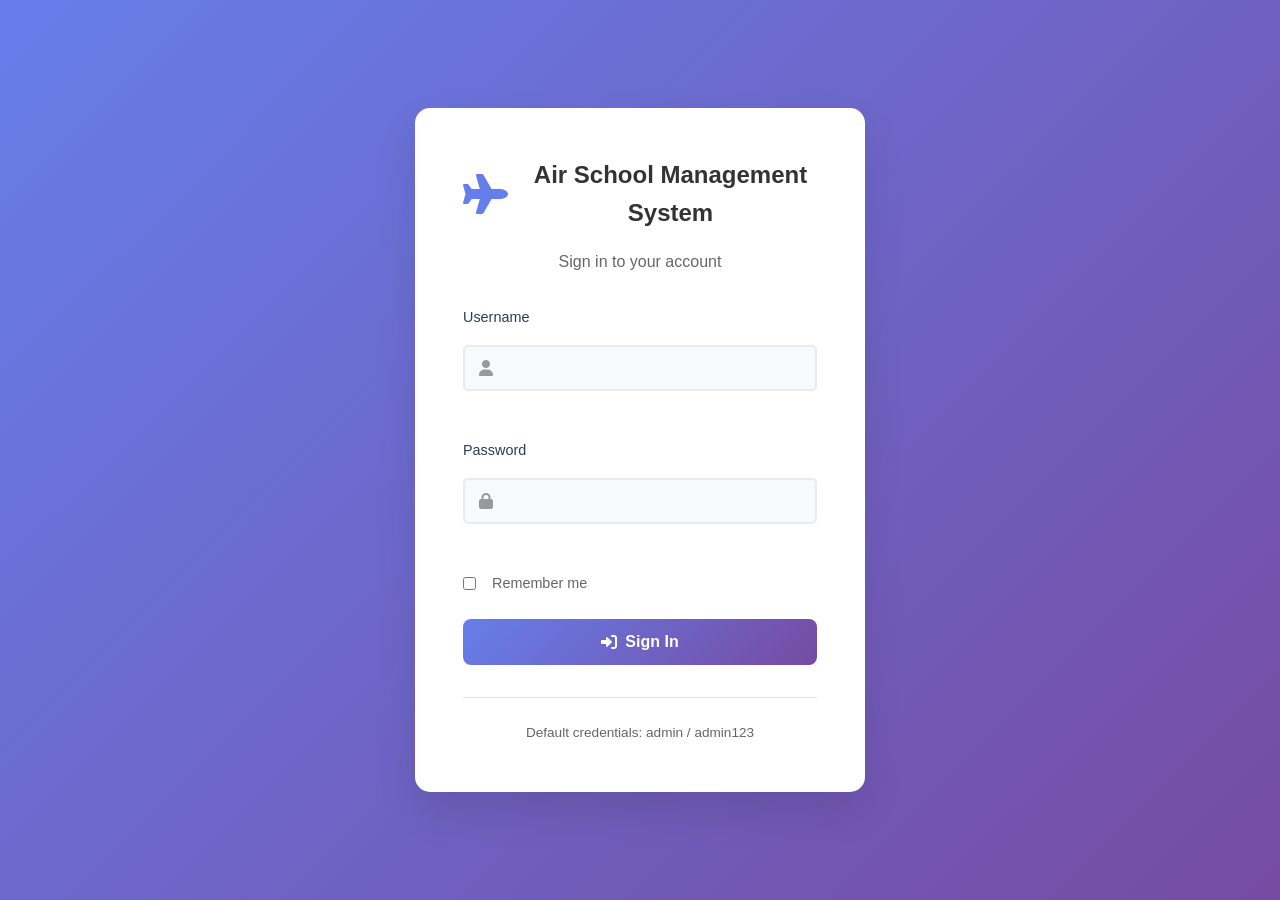
<file: login.html>
<!DOCTYPE html>
<html lang="en">
<head>
    <meta charset="UTF-8">
    <meta name="viewport" content="width=device-width, initial-scale=1.0">
    <title>Login - Air School Management System</title>
    <link rel="stylesheet" href="css/style.css">
    <link href="https://cdnjs.cloudflare.com/ajax/libs/font-awesome/6.0.0/css/all.min.css" rel="stylesheet">
</head>
<body>
    <div class="login-container">
        <div class="login-card">
            <div class="login-header">
                <div class="logo">
                    <i class="fas fa-plane"></i>
                    <h1>Air School Management System</h1>
                </div>
                <p>Sign in to your account</p>
            </div>
            
            <form class="login-form" id="loginForm">
                <div class="form-group">
                    <label for="username">Username</label>
                    <div class="input-group">
                        <i class="fas fa-user"></i>
                        <input type="text" id="username" name="username" required>
                    </div>
                </div>
                
                <div class="form-group">
                    <label for="password">Password</label>
                    <div class="input-group">
                        <i class="fas fa-lock"></i>
                        <input type="password" id="password" name="password" required>
                    </div>
                </div>
                
                <div class="form-options">
                    <label class="checkbox-label">
                        <input type="checkbox" id="rememberMe">
                        <span class="checkmark"></span>
                        Remember me
                    </label>
                </div>
                
                <button type="submit" class="login-btn">
                    <i class="fas fa-sign-in-alt"></i>
                    Sign In
                </button>
                
                <div class="login-error" id="loginError" style="display: none;">
                    <i class="fas fa-exclamation-triangle"></i>
                    <span id="errorMessage"></span>
                </div>
            </form>
            
            <div class="login-footer">
                <p>Default credentials: admin / admin123</p>
            </div>
        </div>
    </div>

    <script>
        document.getElementById('loginForm').addEventListener('submit', async function(e) {
            e.preventDefault();
            
            const username = document.getElementById('username').value;
            const password = document.getElementById('password').value;
            const errorDiv = document.getElementById('loginError');
            const errorMessage = document.getElementById('errorMessage');
            
            try {
                const response = await fetch('http://localhost:5000/api/auth/login', {
                    method: 'POST',
                    headers: {
                        'Content-Type': 'application/json',
                    },
                    body: JSON.stringify({
                        username: username,
                        password: password
                    })
                });
                
                if (response.ok) {
                    const data = await response.json();
                    localStorage.setItem('token', data.token);
                    localStorage.setItem('user', JSON.stringify(data.user));
                    window.location.href = 'index.html';
                } else {
                    const error = await response.json();
                    errorMessage.textContent = error.message || 'Login failed';
                    errorDiv.style.display = 'block';
                }
            } catch (error) {
                errorMessage.textContent = 'Unable to connect to server. Please check if the backend is running.';
                errorDiv.style.display = 'block';
            }
        });
        
        // Check if user is already logged in
        if (localStorage.getItem('token')) {
            window.location.href = 'index.html';
        }
    </script>
</body>
</html>
</file>
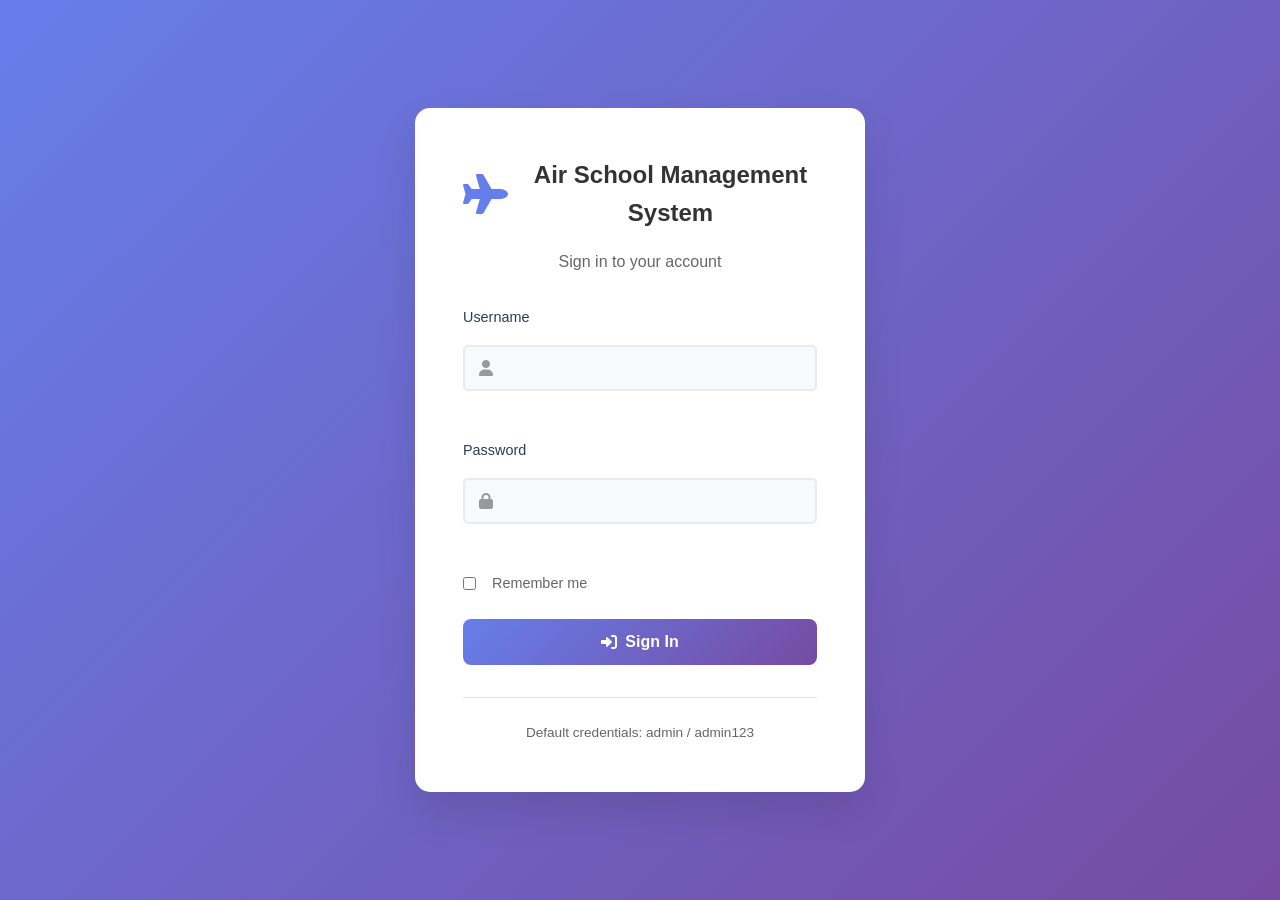
<file: students.html>
<!DOCTYPE html>
<html lang="en">
<head>
    <meta charset="UTF-8">
    <meta name="viewport" content="width=device-width, initial-scale=1.0">
    <title>Student Management - Air School</title>
    <link rel="stylesheet" href="css/style.css">
    <link href="https://cdnjs.cloudflare.com/ajax/libs/font-awesome/6.0.0/css/all.min.css" rel="stylesheet">
</head>
<body>
    <div class="container">
        <!-- Header -->
        <header class="header">
            <div class="logo">
                <i class="fas fa-plane"></i>
                <h1>Air School Management System</h1>
            </div>
            <nav class="nav">
                <ul>
                    <li><a href="index.html">Home</a></li>
                    <li><a href="students.html" class="active">Students</a></li>
                    <li><a href="faculty.html">Faculty</a></li>
                    <li><a href="courses.html">Courses</a></li>
                    <li><a href="admissions.html">Admissions</a></li>
                    <li><a href="attendance.html">Attendance</a></li>
                    <li><a href="examinations.html">Examinations</a></li>
                    <li><a href="finance.html">Finance</a></li>
                    <li><a href="reports.html">Reports</a></li>
                </ul>
            </nav>
            <div class="user-info">
                <span id="userName">Admin</span>
                <button class="logout-btn" onclick="logout()">Logout</button>
            </div>
        </header>

        <!-- Main Content -->
        <main class="main-content">
            <div class="page-header">
                <h2>Student Management</h2>
                <button class="btn btn-primary" onclick="openStudentModal()">
                    <i class="fas fa-plus"></i> Add New Student
                </button>
            </div>

            <!-- Search and Filter -->
            <div class="search-filter">
                <div class="search-box">
                    <input type="text" id="searchInput" placeholder="Search students...">
                    <i class="fas fa-search"></i>
                </div>
                <div class="filter-options">
                    <select id="courseFilter">
                        <option value="">All Courses</option>
                        <option value="PPL">Private Pilot License</option>
                        <option value="CPL">Commercial Pilot License</option>
                        <option value="ATPL">Airline Transport Pilot License</option>
                    </select>
                    <select id="statusFilter">
                        <option value="">All Status</option>
                        <option value="Active">Active</option>
                        <option value="Inactive">Inactive</option>
                        <option value="Graduated">Graduated</option>
                    </select>
                </div>
            </div>

            <!-- Students Table -->
            <div class="table-container">
                <table class="data-table" id="studentsTable">
                    <thead>
                        <tr>
                            <th>ID</th>
                            <th>Name</th>
                            <th>Email</th>
                            <th>Phone</th>
                            <th>Course</th>
                            <th>Status</th>
                            <th>Join Date</th>
                            <th>Actions</th>
                        </tr>
                    </thead>
                    <tbody id="studentsTableBody">
                        <!-- Data will be populated by JavaScript -->
                    </tbody>
                </table>
            </div>

            <!-- Pagination -->
            <div class="pagination">
                <button class="btn btn-secondary" onclick="previousPage()">Previous</button>
                <span id="pageInfo">Page 1 of 1</span>
                <button class="btn btn-secondary" onclick="nextPage()">Next</button>
            </div>
        </main>

        <!-- Student Modal -->
        <div id="studentModal" class="modal">
            <div class="modal-content">
                <div class="modal-header">
                    <h3 id="modalTitle">Add New Student</h3>
                    <span class="close" onclick="closeStudentModal()">&times;</span>
                </div>
                <form id="studentForm" class="modal-body">
                    <div class="form-group">
                        <label for="firstName">First Name *</label>
                        <input type="text" id="firstName" name="firstName" required>
                    </div>
                    <div class="form-group">
                        <label for="lastName">Last Name *</label>
                        <input type="text" id="lastName" name="lastName" required>
                    </div>
                    <div class="form-group">
                        <label for="email">Email *</label>
                        <input type="email" id="email" name="email" required>
                    </div>
                    <div class="form-group">
                        <label for="phone">Phone *</label>
                        <input type="tel" id="phone" name="phone" required>
                    </div>
                    <div class="form-group">
                        <label for="dateOfBirth">Date of Birth *</label>
                        <input type="date" id="dateOfBirth" name="dateOfBirth" required>
                    </div>
                    <div class="form-group">
                        <label for="address">Address</label>
                        <textarea id="address" name="address" rows="3"></textarea>
                    </div>
                    <div class="form-group">
                        <label for="course">Course *</label>
                        <select id="course" name="course" required>
                            <option value="">Select Course</option>
                            <option value="PPL">Private Pilot License</option>
                            <option value="CPL">Commercial Pilot License</option>
                            <option value="ATPL">Airline Transport Pilot License</option>
                        </select>
                    </div>
                    <div class="form-group">
                        <label for="status">Status *</label>
                        <select id="status" name="status" required>
                            <option value="Active">Active</option>
                            <option value="Inactive">Inactive</option>
                            <option value="Graduated">Graduated</option>
                        </select>
                    </div>
                    <div class="form-actions">
                        <button type="button" class="btn btn-secondary" onclick="closeStudentModal()">Cancel</button>
                        <button type="submit" class="btn btn-primary">Save Student</button>
                    </div>
                </form>
            </div>
        </div>

        <!-- Footer -->
        <footer class="footer">
            <p>&copy; 2024 Air School Management System. All rights reserved.</p>
        </footer>
    </div>

    <script src="js/main.js"></script>
    <script src="js/students.js"></script>
</body>
</html>
</file>
<file: css/style.css>
/* Air School Management System - Main Styles */

/* Login Page Styles */
.login-container {
    min-height: 100vh;
    display: flex;
    align-items: center;
    justify-content: center;
    background: linear-gradient(135deg, #667eea 0%, #764ba2 100%);
    padding: 2rem;
}

.login-card {
    background: white;
    border-radius: 15px;
    box-shadow: 0 20px 40px rgba(0,0,0,0.1);
    padding: 3rem;
    width: 100%;
    max-width: 450px;
    animation: slideUp 0.6s ease;
}

.login-header {
    text-align: center;
    margin-bottom: 2rem;
}

.login-header .logo {
    display: flex;
    align-items: center;
    justify-content: center;
    gap: 1rem;
    margin-bottom: 1rem;
}

.login-header .logo i {
    font-size: 2.5rem;
    color: #667eea;
}

.login-header .logo h1 {
    font-size: 1.5rem;
    color: #333;
    margin: 0;
}

.login-header p {
    color: #666;
    font-size: 1rem;
}

.login-form {
    display: flex;
    flex-direction: column;
    gap: 1.5rem;
}

.form-group {
    display: flex;
    flex-direction: column;
    gap: 0.5rem;
}

.form-group label {
    font-weight: 600;
    color: #333;
    font-size: 0.9rem;
}

.input-group {
    position: relative;
    display: flex;
    align-items: center;
}

.input-group i {
    position: absolute;
    left: 1rem;
    color: #999;
    z-index: 1;
}

.input-group input {
    width: 100%;
    padding: 0.75rem 1rem 0.75rem 2.5rem;
    border: 2px solid #e1e5e9;
    border-radius: 8px;
    font-size: 1rem;
    transition: all 0.3s ease;
    background: #f8f9fa;
}

.input-group input:focus {
    outline: none;
    border-color: #667eea;
    background: white;
    box-shadow: 0 0 0 3px rgba(102, 126, 234, 0.1);
}

.form-options {
    display: flex;
    align-items: center;
    justify-content: space-between;
}

.checkbox-label {
    display: flex;
    align-items: center;
    gap: 0.5rem;
    cursor: pointer;
    font-size: 0.9rem;
    color: #666;
}

.checkbox-label input[type="checkbox"] {
    width: auto;
    margin: 0;
}

.login-btn {
    background: linear-gradient(135deg, #667eea 0%, #764ba2 100%);
    color: white;
    border: none;
    padding: 0.875rem 1.5rem;
    border-radius: 8px;
    font-size: 1rem;
    font-weight: 600;
    cursor: pointer;
    transition: all 0.3s ease;
    display: flex;
    align-items: center;
    justify-content: center;
    gap: 0.5rem;
}

.login-btn:hover {
    transform: translateY(-2px);
    box-shadow: 0 10px 25px rgba(102, 126, 234, 0.3);
}

.login-btn:active {
    transform: translateY(0);
}

.login-error {
    background: #fee;
    color: #c33;
    padding: 0.75rem 1rem;
    border-radius: 8px;
    border: 1px solid #fcc;
    display: flex;
    align-items: center;
    gap: 0.5rem;
    font-size: 0.9rem;
}

.login-footer {
    text-align: center;
    margin-top: 2rem;
    padding-top: 1.5rem;
    border-top: 1px solid #e1e5e9;
}

.login-footer p {
    color: #666;
    font-size: 0.85rem;
}

/* Animations */
@keyframes slideUp {
    from {
        opacity: 0;
        transform: translateY(30px);
    }
    to {
        opacity: 1;
        transform: translateY(0);
    }
}

@keyframes slideInRight {
    from {
        opacity: 0;
        transform: translateX(100px);
    }
    to {
        opacity: 1;
        transform: translateX(0);
    }
}

@keyframes slideOutRight {
    from {
        opacity: 1;
        transform: translateX(0);
    }
    to {
        opacity: 0;
        transform: translateX(100px);
    }
}

/* Reset and Base Styles */
* {
    margin: 0;
    padding: 0;
    box-sizing: border-box;
}

body {
    font-family: 'Segoe UI', Tahoma, Geneva, Verdana, sans-serif;
    line-height: 1.6;
    color: #333;
    background-color: #f5f7fa;
}

.container {
    min-height: 100vh;
    display: flex;
    flex-direction: column;
}

/* Header Styles */
.header {
    background: linear-gradient(135deg, #667eea 0%, #764ba2 100%);
    color: white;
    padding: 1rem 2rem;
    display: flex;
    justify-content: space-between;
    align-items: center;
    box-shadow: 0 2px 10px rgba(0,0,0,0.1);
}

.logo {
    display: flex;
    align-items: center;
    gap: 1rem;
}

.logo i {
    font-size: 2rem;
    color: #ffd700;
}

.logo h1 {
    font-size: 1.8rem;
    font-weight: 600;
}

.nav ul {
    display: flex;
    list-style: none;
    gap: 2rem;
}

.nav a {
    color: white;
    text-decoration: none;
    padding: 0.5rem 1rem;
    border-radius: 5px;
    transition: all 0.3s ease;
}

.nav a:hover,
.nav a.active {
    background-color: rgba(255,255,255,0.2);
    transform: translateY(-2px);
}

.user-info {
    display: flex;
    align-items: center;
    gap: 1rem;
}

.logout-btn {
    background-color: #e74c3c;
    color: white;
    border: none;
    padding: 0.5rem 1rem;
    border-radius: 5px;
    cursor: pointer;
    transition: background-color 0.3s ease;
}

.logout-btn:hover {
    background-color: #c0392b;
}

/* Main Content */
.main-content {
    flex: 1;
    padding: 2rem;
    max-width: 1200px;
    margin: 0 auto;
    width: 100%;
}

/* Dashboard Styles */
.dashboard {
    display: flex;
    flex-direction: column;
    gap: 2rem;
}

.welcome-section {
    text-align: center;
    padding: 2rem;
    background: white;
    border-radius: 10px;
    box-shadow: 0 2px 10px rgba(0,0,0,0.1);
}

.welcome-section h2 {
    color: #2c3e50;
    margin-bottom: 1rem;
    font-size: 2rem;
}

.welcome-section p {
    color: #7f8c8d;
    font-size: 1.1rem;
}

/* Dashboard Cards */
.dashboard-cards {
    display: grid;
    grid-template-columns: repeat(auto-fit, minmax(300px, 1fr));
    gap: 1.5rem;
}

.card {
    background: white;
    border-radius: 10px;
    padding: 1.5rem;
    box-shadow: 0 2px 10px rgba(0,0,0,0.1);
    transition: transform 0.3s ease, box-shadow 0.3s ease;
    display: flex;
    align-items: center;
    gap: 1rem;
}

.card:hover {
    transform: translateY(-5px);
    box-shadow: 0 5px 20px rgba(0,0,0,0.15);
}

.card-icon {
    width: 60px;
    height: 60px;
    border-radius: 50%;
    display: flex;
    align-items: center;
    justify-content: center;
    font-size: 1.5rem;
    color: white;
}

.card:nth-child(1) .card-icon { background: linear-gradient(135deg, #667eea, #764ba2); }
.card:nth-child(2) .card-icon { background: linear-gradient(135deg, #f093fb, #f5576c); }
.card:nth-child(3) .card-icon { background: linear-gradient(135deg, #4facfe, #00f2fe); }
.card:nth-child(4) .card-icon { background: linear-gradient(135deg, #43e97b, #38f9d7); }
.card:nth-child(5) .card-icon { background: linear-gradient(135deg, #fa709a, #fee140); }
.card:nth-child(6) .card-icon { background: linear-gradient(135deg, #a8edea, #fed6e3); }

.card-content h3 {
    color: #2c3e50;
    margin-bottom: 0.5rem;
    font-size: 1.2rem;
}

.card-content p {
    color: #7f8c8d;
    font-size: 1.5rem;
    font-weight: bold;
    margin-bottom: 0.5rem;
}

.card-link {
    color: #667eea;
    text-decoration: none;
    font-size: 0.9rem;
    font-weight: 500;
}

.card-link:hover {
    text-decoration: underline;
}

/* Recent Activities */
.recent-activities {
    background: white;
    border-radius: 10px;
    padding: 1.5rem;
    box-shadow: 0 2px 10px rgba(0,0,0,0.1);
}

.recent-activities h3 {
    color: #2c3e50;
    margin-bottom: 1rem;
    font-size: 1.3rem;
}

.activity-list {
    display: flex;
    flex-direction: column;
    gap: 1rem;
}

.activity-item {
    display: flex;
    align-items: center;
    gap: 1rem;
    padding: 0.5rem;
    border-radius: 5px;
    transition: background-color 0.3s ease;
}

.activity-item:hover {
    background-color: #f8f9fa;
}

.activity-item i {
    color: #667eea;
    width: 20px;
}

.activity-item .time {
    margin-left: auto;
    color: #7f8c8d;
    font-size: 0.9rem;
}

/* Page Header */
.page-header {
    display: flex;
    justify-content: space-between;
    align-items: center;
    margin-bottom: 2rem;
    padding: 1rem;
    background: white;
    border-radius: 10px;
    box-shadow: 0 2px 10px rgba(0,0,0,0.1);
}

.page-header h2 {
    color: #2c3e50;
    font-size: 1.8rem;
}

/* Buttons */
.btn {
    padding: 0.75rem 1.5rem;
    border: none;
    border-radius: 5px;
    cursor: pointer;
    font-size: 1rem;
    font-weight: 500;
    transition: all 0.3s ease;
    display: inline-flex;
    align-items: center;
    gap: 0.5rem;
    text-decoration: none;
}

.btn-primary {
    background: linear-gradient(135deg, #667eea, #764ba2);
    color: white;
}

.btn-primary:hover {
    transform: translateY(-2px);
    box-shadow: 0 5px 15px rgba(102, 126, 234, 0.4);
}

.btn-secondary {
    background-color: #6c757d;
    color: white;
}

.btn-secondary:hover {
    background-color: #5a6268;
    transform: translateY(-2px);
}

.btn-danger {
    background-color: #dc3545;
    color: white;
}

.btn-danger:hover {
    background-color: #c82333;
}

.btn-success {
    background-color: #28a745;
    color: white;
}

.btn-success:hover {
    background-color: #218838;
}

/* Search and Filter */
.search-filter {
    display: flex;
    gap: 1rem;
    margin-bottom: 2rem;
    padding: 1rem;
    background: white;
    border-radius: 10px;
    box-shadow: 0 2px 10px rgba(0,0,0,0.1);
    flex-wrap: wrap;
}

.search-box {
    position: relative;
    flex: 1;
    min-width: 250px;
}

.search-box input {
    width: 100%;
    padding: 0.75rem 2.5rem 0.75rem 1rem;
    border: 2px solid #e9ecef;
    border-radius: 5px;
    font-size: 1rem;
    transition: border-color 0.3s ease;
}

.search-box input:focus {
    outline: none;
    border-color: #667eea;
}

.search-box i {
    position: absolute;
    right: 1rem;
    top: 50%;
    transform: translateY(-50%);
    color: #7f8c8d;
}

.filter-options {
    display: flex;
    gap: 1rem;
    flex-wrap: wrap;
}

.filter-options select,
.filter-options input {
    padding: 0.75rem;
    border: 2px solid #e9ecef;
    border-radius: 5px;
    font-size: 1rem;
    transition: border-color 0.3s ease;
}

.filter-options select:focus,
.filter-options input:focus {
    outline: none;
    border-color: #667eea;
}

/* Tables */
.table-container {
    background: white;
    border-radius: 10px;
    box-shadow: 0 2px 10px rgba(0,0,0,0.1);
    overflow: hidden;
    margin-bottom: 2rem;
}

.data-table {
    width: 100%;
    border-collapse: collapse;
}

.data-table th {
    background: linear-gradient(135deg, #667eea, #764ba2);
    color: white;
    padding: 1rem;
    text-align: left;
    font-weight: 600;
}

.data-table td {
    padding: 1rem;
    border-bottom: 1px solid #e9ecef;
}

.data-table tr:hover {
    background-color: #f8f9fa;
}

.data-table tr:last-child td {
    border-bottom: none;
}

/* Pagination */
.pagination {
    display: flex;
    justify-content: center;
    align-items: center;
    gap: 1rem;
    margin-top: 2rem;
}

.pagination button {
    padding: 0.5rem 1rem;
    border: 2px solid #667eea;
    background: white;
    color: #667eea;
    border-radius: 5px;
    cursor: pointer;
    transition: all 0.3s ease;
}

.pagination button:hover {
    background: #667eea;
    color: white;
}

.pagination button:disabled {
    opacity: 0.5;
    cursor: not-allowed;
}

/* Modals */
.modal {
    display: none;
    position: fixed;
    z-index: 1000;
    left: 0;
    top: 0;
    width: 100%;
    height: 100%;
    background-color: rgba(0,0,0,0.5);
    animation: fadeIn 0.3s ease;
}

.modal-content {
    background-color: white;
    margin: 5% auto;
    padding: 0;
    border-radius: 10px;
    width: 90%;
    max-width: 600px;
    max-height: 90vh;
    overflow-y: auto;
    animation: slideIn 0.3s ease;
}

.modal-header {
    background: linear-gradient(135deg, #667eea, #764ba2);
    color: white;
    padding: 1.5rem;
    display: flex;
    justify-content: space-between;
    align-items: center;
    border-radius: 10px 10px 0 0;
}

.modal-header h3 {
    margin: 0;
    font-size: 1.5rem;
}

.close {
    color: white;
    font-size: 2rem;
    font-weight: bold;
    cursor: pointer;
    transition: opacity 0.3s ease;
}

.close:hover {
    opacity: 0.7;
}

.modal-body {
    padding: 2rem;
}

/* Forms */
.form-group {
    margin-bottom: 1.5rem;
}

.form-group label {
    display: block;
    margin-bottom: 0.5rem;
    color: #2c3e50;
    font-weight: 500;
}

.form-group input,
.form-group select,
.form-group textarea {
    width: 100%;
    padding: 0.75rem;
    border: 2px solid #e9ecef;
    border-radius: 5px;
    font-size: 1rem;
    transition: border-color 0.3s ease;
}

.form-group input:focus,
.form-group select:focus,
.form-group textarea:focus {
    outline: none;
    border-color: #667eea;
}

.form-actions {
    display: flex;
    gap: 1rem;
    justify-content: flex-end;
    margin-top: 2rem;
}

/* Courses Grid */
.courses-grid {
    display: grid;
    grid-template-columns: repeat(auto-fill, minmax(300px, 1fr));
    gap: 1.5rem;
    margin-bottom: 2rem;
}

.course-card {
    background: white;
    border-radius: 10px;
    padding: 1.5rem;
    box-shadow: 0 2px 10px rgba(0,0,0,0.1);
    transition: transform 0.3s ease;
}

.course-card:hover {
    transform: translateY(-5px);
}

.course-card h4 {
    color: #2c3e50;
    margin-bottom: 1rem;
    font-size: 1.3rem;
}

.course-info {
    display: flex;
    flex-direction: column;
    gap: 0.5rem;
    margin-bottom: 1rem;
}

.course-info span {
    color: #7f8c8d;
    font-size: 0.9rem;
}

.course-actions {
    display: flex;
    gap: 0.5rem;
}

/* Attendance Styles */
.attendance-filters {
    display: flex;
    gap: 1rem;
    margin-bottom: 2rem;
    padding: 1rem;
    background: white;
    border-radius: 10px;
    box-shadow: 0 2px 10px rgba(0,0,0,0.1);
    flex-wrap: wrap;
}

.filter-group {
    display: flex;
    flex-direction: column;
    gap: 0.5rem;
}

.filter-group label {
    font-weight: 500;
    color: #2c3e50;
}

.attendance-summary {
    background: white;
    border-radius: 10px;
    padding: 1.5rem;
    box-shadow: 0 2px 10px rgba(0,0,0,0.1);
    margin-bottom: 2rem;
}

.summary-stats {
    display: grid;
    grid-template-columns: repeat(auto-fit, minmax(200px, 1fr));
    gap: 1rem;
}

.stat {
    text-align: center;
    padding: 1rem;
    background: #f8f9fa;
    border-radius: 5px;
}

.stat-number {
    display: block;
    font-size: 2rem;
    font-weight: bold;
    color: #667eea;
}

.stat-label {
    color: #7f8c8d;
    font-size: 0.9rem;
}

/* Finance Styles */
.finance-summary {
    display: grid;
    grid-template-columns: repeat(auto-fit, minmax(250px, 1fr));
    gap: 1.5rem;
    margin-bottom: 2rem;
}

.summary-card {
    background: white;
    border-radius: 10px;
    padding: 1.5rem;
    box-shadow: 0 2px 10px rgba(0,0,0,0.1);
    display: flex;
    align-items: center;
    gap: 1rem;
}

.summary-icon {
    width: 60px;
    height: 60px;
    border-radius: 50%;
    display: flex;
    align-items: center;
    justify-content: center;
    font-size: 1.5rem;
    color: white;
    background: linear-gradient(135deg, #667eea, #764ba2);
}

.summary-content h4 {
    color: #2c3e50;
    margin-bottom: 0.5rem;
    font-size: 1.1rem;
}

.summary-content p {
    color: #7f8c8d;
    font-size: 1.5rem;
    font-weight: bold;
}

.finance-tabs {
    display: flex;
    gap: 0.5rem;
    margin-bottom: 2rem;
}

.tab-btn {
    padding: 0.75rem 1.5rem;
    border: none;
    background: #e9ecef;
    color: #6c757d;
    border-radius: 5px 5px 0 0;
    cursor: pointer;
    transition: all 0.3s ease;
}

.tab-btn.active {
    background: white;
    color: #667eea;
    border-bottom: 3px solid #667eea;
}

.tab-content {
    display: none;
}

.tab-content.active {
    display: block;
}

/* Reports Styles */
.report-filters {
    display: flex;
    gap: 1rem;
    margin-bottom: 2rem;
    padding: 1rem;
    background: white;
    border-radius: 10px;
    box-shadow: 0 2px 10px rgba(0,0,0,0.1);
    flex-wrap: wrap;
}

.report-cards {
    display: grid;
    grid-template-columns: repeat(auto-fit, minmax(250px, 1fr));
    gap: 1.5rem;
    margin-bottom: 2rem;
}

.report-card {
    background: white;
    border-radius: 10px;
    padding: 1.5rem;
    box-shadow: 0 2px 10px rgba(0,0,0,0.1);
}

.report-card h4 {
    color: #2c3e50;
    margin-bottom: 1rem;
    font-size: 1.1rem;
}

.card-content {
    display: flex;
    flex-direction: column;
    gap: 0.5rem;
}

.card-number {
    font-size: 2rem;
    font-weight: bold;
    color: #667eea;
}

.card-trend {
    display: flex;
    align-items: center;
    gap: 0.5rem;
    font-size: 0.9rem;
    color: #7f8c8d;
}

.charts-section {
    display: grid;
    grid-template-columns: repeat(auto-fit, minmax(400px, 1fr));
    gap: 2rem;
    margin-bottom: 2rem;
}

.chart-container {
    background: white;
    border-radius: 10px;
    padding: 1.5rem;
    box-shadow: 0 2px 10px rgba(0,0,0,0.1);
}

.chart-container h4 {
    color: #2c3e50;
    margin-bottom: 1rem;
    font-size: 1.2rem;
}

/* Footer */
.footer {
    background: #2c3e50;
    color: white;
    text-align: center;
    padding: 1rem;
    margin-top: auto;
}

/* Animations */
@keyframes fadeIn {
    from { opacity: 0; }
    to { opacity: 1; }
}

@keyframes slideIn {
    from { transform: translateY(-50px); opacity: 0; }
    to { transform: translateY(0); opacity: 1; }
}

/* Responsive Design */
@media (max-width: 768px) {
    .header {
        flex-direction: column;
        gap: 1rem;
        text-align: center;
    }

    .nav ul {
        flex-direction: column;
        gap: 0.5rem;
    }

    .main-content {
        padding: 1rem;
    }

    .dashboard-cards {
        grid-template-columns: 1fr;
    }

    .search-filter {
        flex-direction: column;
    }

    .filter-options {
        flex-direction: column;
    }

    .modal-content {
        width: 95%;
        margin: 2% auto;
    }

    .charts-section {
        grid-template-columns: 1fr;
    }

    .summary-stats {
        grid-template-columns: 1fr;
    }
}

@media (max-width: 480px) {
    .logo h1 {
        font-size: 1.4rem;
    }

    .page-header {
        flex-direction: column;
        gap: 1rem;
    }

    .form-actions {
        flex-direction: column;
    }
}

/* Utility Classes */
.text-center { text-align: center; }
.text-left { text-align: left; }
.text-right { text-align: right; }
.mt-1 { margin-top: 0.5rem; }
.mt-2 { margin-top: 1rem; }
.mt-3 { margin-top: 1.5rem; }
.mb-1 { margin-bottom: 0.5rem; }
.mb-2 { margin-bottom: 1rem; }
.mb-3 { margin-bottom: 1.5rem; }
.p-1 { padding: 0.5rem; }
.p-2 { padding: 1rem; }
.p-3 { padding: 1.5rem; }
.d-none { display: none; }
.d-block { display: block; }
.d-flex { display: flex; }
.justify-center { justify-content: center; }
.align-center { align-items: center; }
.w-100 { width: 100%; }
.h-100 { height: 100%; }

/* Notification styles */
.notification {
    position: fixed;
    top: 20px;
    right: 20px;
    padding: 15px;
    border-radius: 5px;
    background-color: #fff;
    box-shadow: 0 4px 12px rgba(0, 0, 0, 0.15);
    z-index: 1000;
    transform: translateX(120%);
    transition: transform 0.3s ease;
    max-width: 350px;
}

.notification.show {
    transform: translateX(0);
}

.notification-content {
    display: flex;
    align-items: center;
}

.notification-content i {
    margin-right: 10px;
    font-size: 1.2rem;
}

.notification.success {
    border-left: 4px solid #28a745;
}

.notification.error {
    border-left: 4px solid #dc3545;
}

.notification.info {
    border-left: 4px solid #17a2b8;
}

.notification.success i {
    color: #28a745;
}

.notification.error i {
    color: #dc3545;
}

.notification.info i {
    color: #17a2b8;
}
</file>
